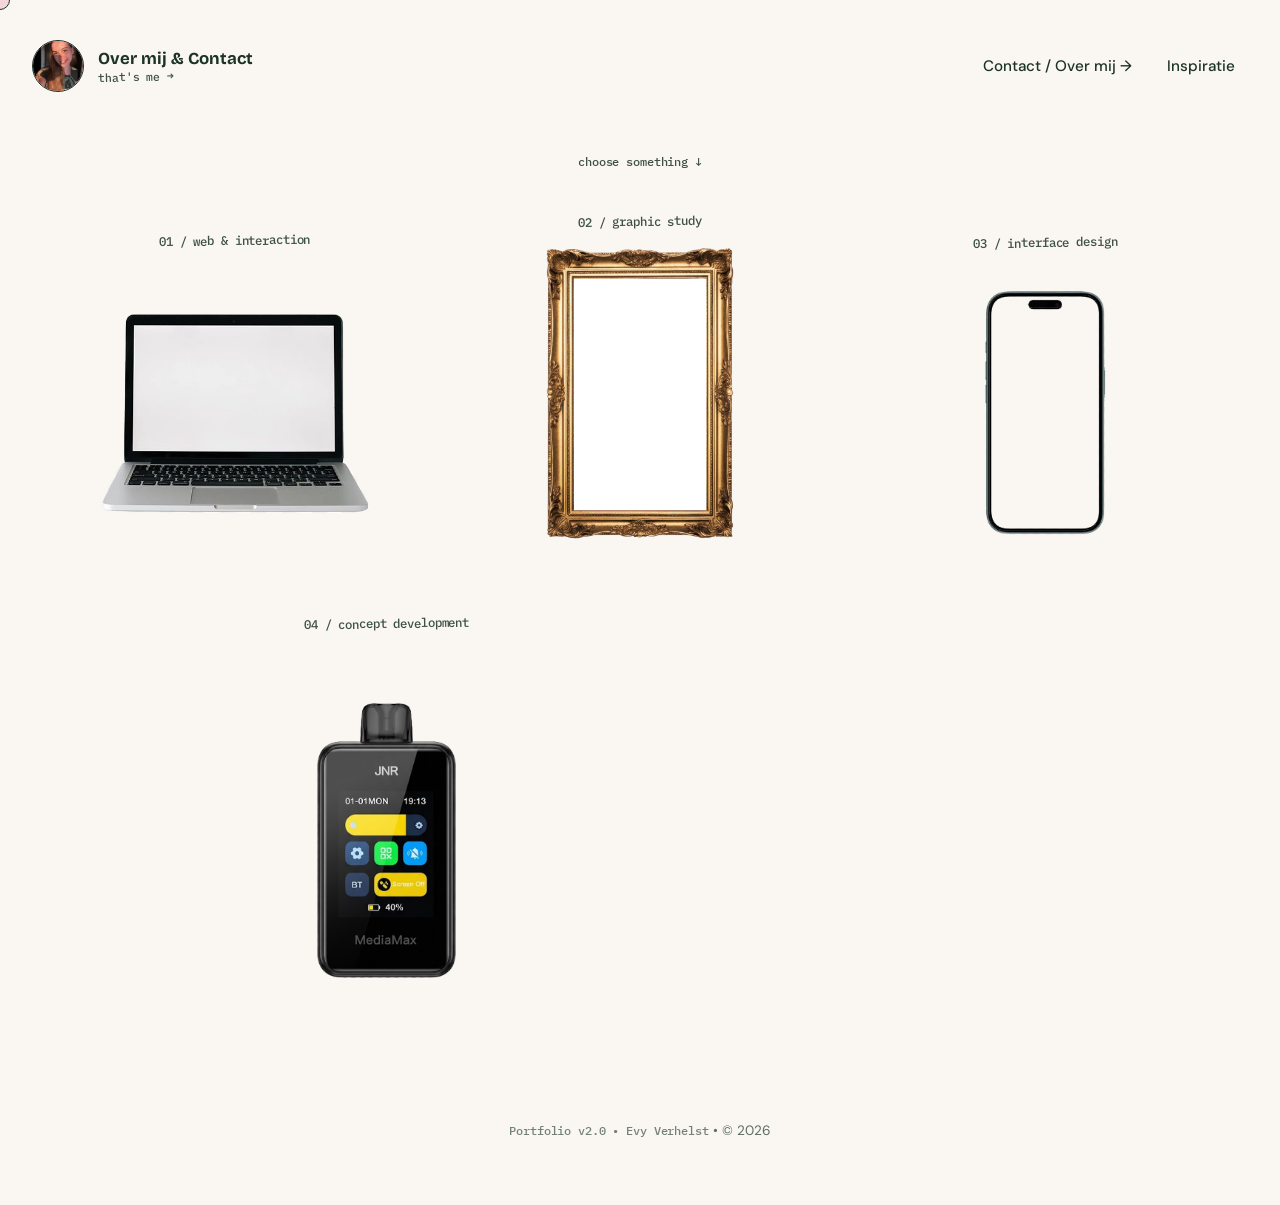
<file: index.html>
<!DOCTYPE html>
<html lang="nl">
<head>
  <meta charset="UTF-8">
  <meta name="viewport" content="width=device-width, initial-scale=1.0">
  <title>Portfolio | Creatief Ontwerper</title>
  <!-- Google Fonts: Bricolage Grotesque, DM Sans & IBM Plex Mono -->
  <link rel="preconnect" href="https://fonts.googleapis.com">
  <link rel="preconnect" href="https://fonts.gstatic.com" crossorigin>
  <link href="https://fonts.googleapis.com/css2?family=Bricolage+Grotesque:opsz,wght@12..96,500;12..96,700;12..96,800&family=DM+Sans:ital,opsz,wght@0,9..40,400..700;1,9..40,400..700&family=IBM+Plex+Mono:ital,wght@0,400;0,500;0,600;1,400&display=swap" rel="stylesheet">
  <!-- Koppeling met portfolio.css -->
  <link rel="stylesheet" href="portfolio.css">
  <!-- Koppeling met portfolio.js -->
  <script src="portfolio.js" defer></script>
</head>
<body>

  <!-- CUSTOM CURSOR ELEMENT -->
  <div class="custom-cursor" id="customCursor"></div>

  <!-- CONTAINER EN VERSIERDE ACHTERGROND -->
  <div class="page-wrapper">

    <!-- HEADER: PROFIELICOON LINKSBOVEN EN EENVOUDIGE TEKSTNAVIGATIE RECHTSBOVEN -->
    <header class="main-header">
      
      <!-- Profiel Illustratie met schets-annotatie -->
      <a href="about.html" class="profile-link hover-image-container interactive" title="Over Mij / Contact">
        <div class="profile-image-box">
          <img src="images/about-portrait-hover.png" alt="Mijn Profiel - Schets" class="img-default">
          <img src="images/about-portrait-hover.png" alt="Mijn Profiel - Kleur Versie" class="img-hover">

        </div>
        <div class="profile-text-group">
          <span class="profile-text">Over mij &amp; Contact</span>
          <span class="annotation profile-note">that's me &rarr;</span>
        </div>
      </a>

      <!-- Hoofdnavigatie rechtsboven -->
      <nav class="top-nav">
        <ul>
          <li>
            <a href="about.html" class="nav-text-link link-type-arrow interactive">Contact / Over mij <span class="arrow-icon">&rarr;</span></a>
          </li>
          <li>
            <a href="#" class="nav-text-link link-type-dot interactive">Inspiratie <span class="dot-accent"></span></a>
          </li>
        </ul>
      </nav>
    </header>

    <!-- ÉÉN DOORLOPEND CREATIEF CANVAS VOOR ALLE PROJECTEN -->
    <main class="floating-canvas">

      <!-- GECENTREERDE ANNOTATIE BOVENIN -->
      <div class="canvas-top-note">
        <span class="annotation">choose something &darr;</span>
      </div>

      <!-- OBJECT 1: LAPTOP / COMPUTER -> WEBSITES -->
      <div class="object-wrapper wrapper-laptop">
        <span class="annotation label-object">01 / web &amp; interaction</span>
        
        <a href="websites.html" class="floating-object object-laptop hover-image-container interactive" title="Website Projecten">
          <div class="object-image-stack">
            <img src="images/laptop-off.png" alt="Laptop uit" class="img-default">
            <img src="images/laptop-on.png" alt="Laptop aan" class="img-hover">
          </div>
        </a>
      </div>

      <!-- OBJECT 2: SCHILDERIJ / CANVAS -> POSTER -->
      <div class="object-wrapper wrapper-canvas">
        <span class="annotation label-object">02 / graphic study</span>
        
        <a href="poster.html" class="floating-object object-canvas hover-image-container interactive" title="Poster &amp; Grafisch Ontwerp">
          <div class="object-image-stack">
            <img src="images/canvas-empty.png" alt="Leeg canvas" class="img-default">
            <img src="images/canvas-painted.png" alt="Beschilderd canvas" class="img-hover">
          </div>
        </a>
      </div>

      <!-- OBJECT 3: PHONE -> APP / INTERFACE DESIGN -->
      <div class="object-wrapper wrapper-phone">
        <span class="annotation label-object">03 / interface design</span>
        
        <a href="app.html" class="floating-object object-phone hover-image-container interactive" title="App &amp; Interface Design">
          <div class="object-image-stack">
            <img src="images/phone-off.png" alt="Telefoon uit" class="img-default">
            <img src="images/phone-on.png" alt="Telefoon aan" class="img-hover">
          </div>
        </a>
      </div>

      <!-- OBJECT 4: VAPE -> MUZUS CONCEPT DEVELOPMENT (GROOT & ASYMMETRISCH GEPLAATST) -->
      <div class="object-wrapper wrapper-vape">
        <span class="annotation label-object">04 / concept development</span>
        
        <a href="muzus.html" class="floating-object object-vape hover-image-container interactive" title="Muzus &ndash; Is het &eacute;cht zo stoer?">
          <div class="object-image-stack vape-image-stack">
            <img src="images/vape-off.png" alt="Vape - Is het écht zo stoer?" class="img-default">
            <img src="images/vape-on.png" alt="Vape - Concept oplichtend" class="img-hover">
          </div>
        </a>
      </div>

    </main>

    <!-- SUBTIELE FOOTER MET ANNOTATIE -->
    <footer class="homepage-footer">
      <p><span class="annotation">Portfolio v2.0 &bull; Evy Verhelst</span> &bull; &copy; 2026</p>
    </footer>

  </div>

</body>
</html>
</file>
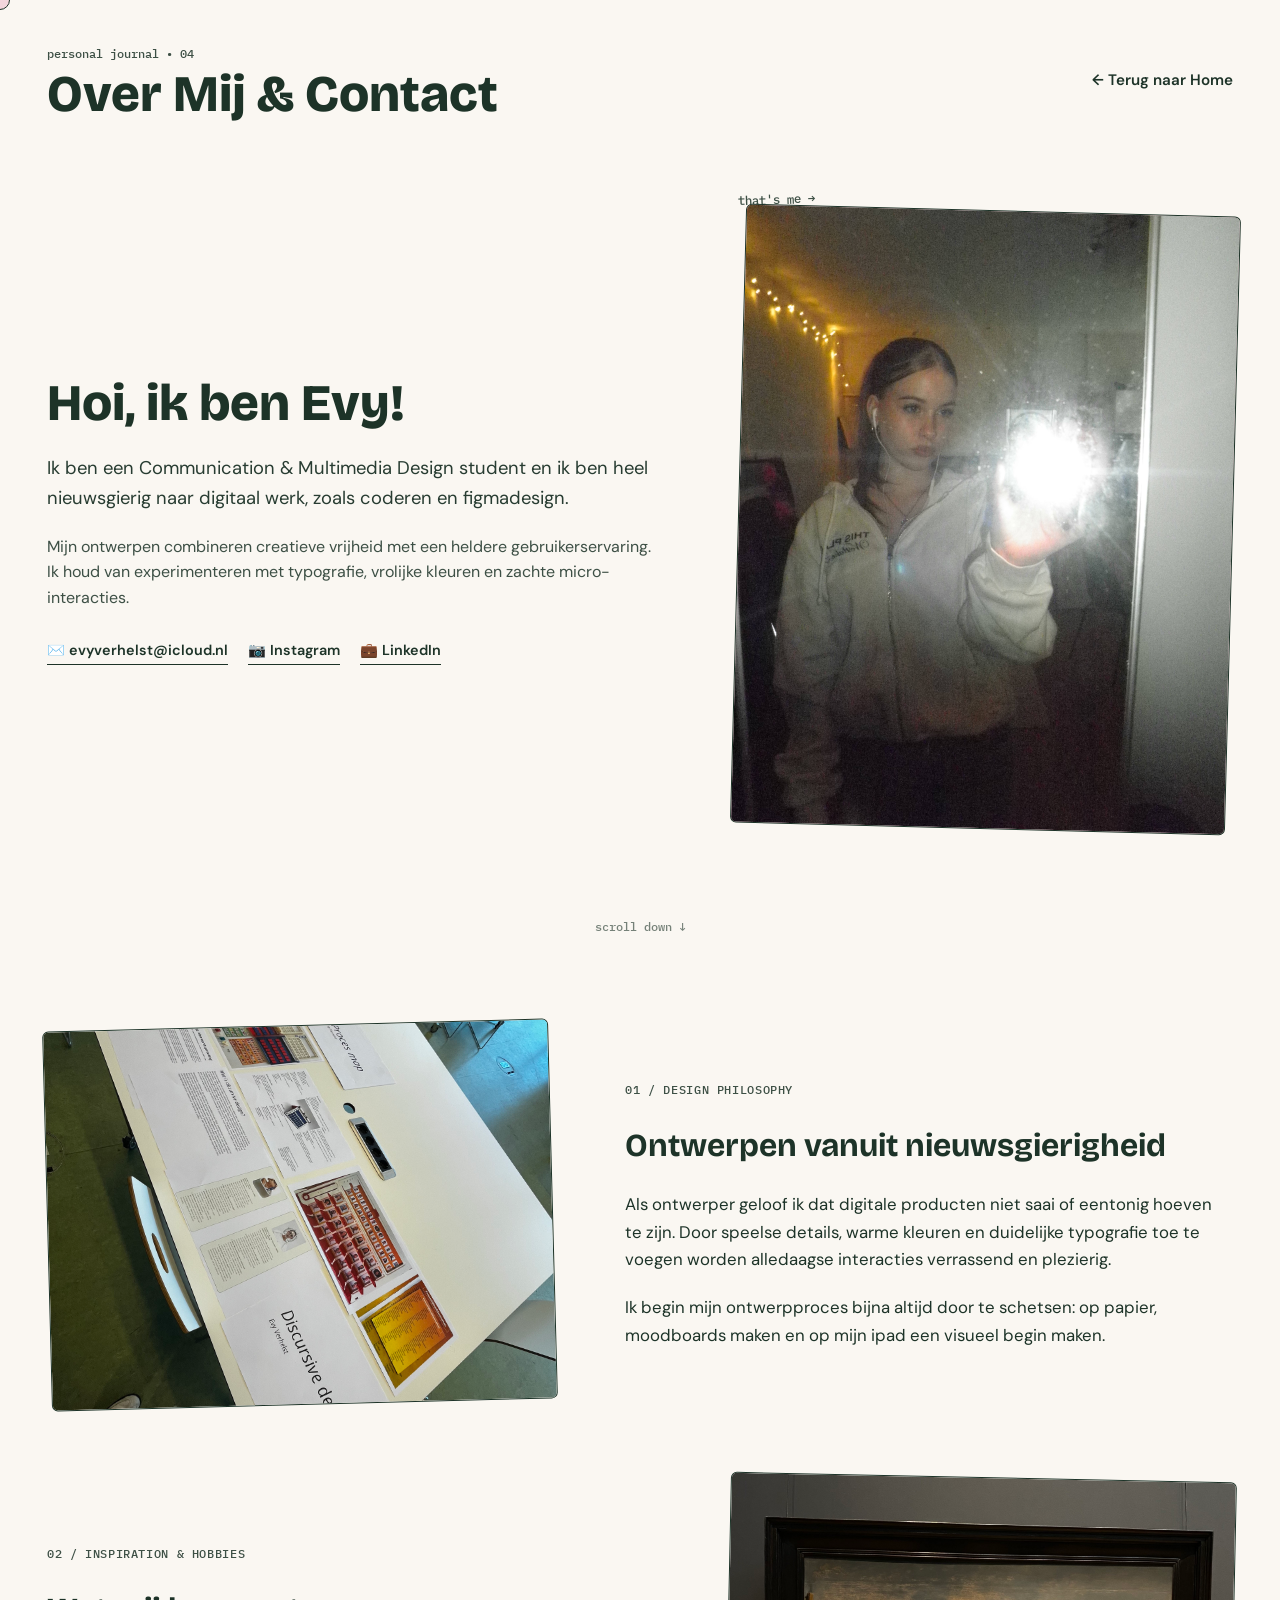
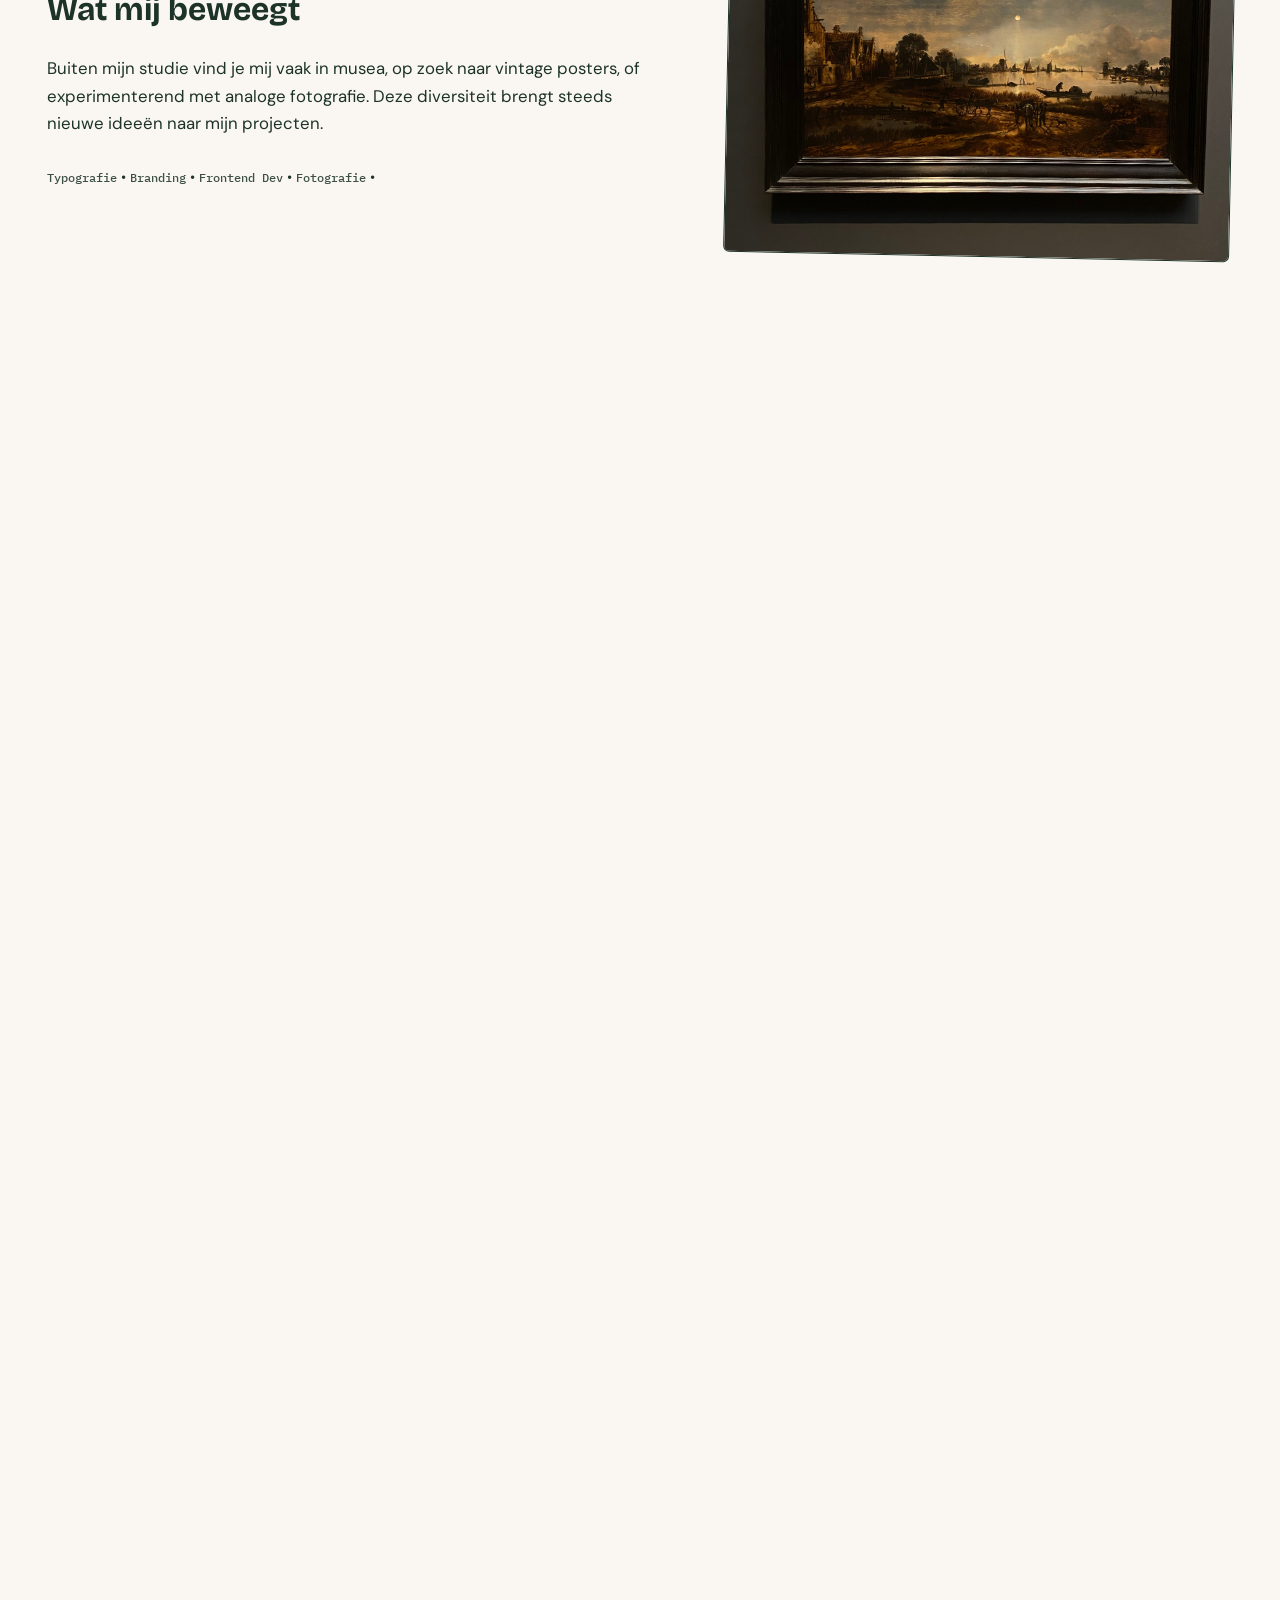
<file: about.html>
<!DOCTYPE html>
<html lang="nl">
<head>
  <meta charset="UTF-8">
  <meta name="viewport" content="width=device-width, initial-scale=1.0">
  <title>Over Mij &amp; Contact | Portfolio</title>
  <!-- Google Fonts: Bricolage Grotesque, DM Sans & IBM Plex Mono -->
  <link rel="preconnect" href="https://fonts.googleapis.com">
  <link rel="preconnect" href="https://fonts.gstatic.com" crossorigin>
  <link href="https://fonts.googleapis.com/css2?family=Bricolage+Grotesque:opsz,wght@12..96,500;12..96,700;12..96,800&family=DM+Sans:ital,opsz,wght@0,9..40,400..700;1,9..40,400..700&family=IBM+Plex+Mono:ital,wght@0,400;0,500;0,600;1,400&display=swap" rel="stylesheet">
  <!-- Koppeling met about.css -->
  <link rel="stylesheet" href="about.css">
  <!-- Koppeling met about.js -->
  <script src="about.js" defer></script>
</head>
<body>

  <!-- CUSTOM CURSOR -->
  <div class="custom-cursor" id="customCursor"></div>

  <div class="page-wrapper">

    <!-- HEADER MET TITEL EN TERUGKNOP -->
    <header class="subpage-header">
      <div class="header-titles">
        <span class="annotation">personal journal &bull; 04</span>
        <h1 class="subpage-title">Over Mij &amp; Contact</h1>
      </div>

      <!-- Terugknop naar Home -->
      <a href="index.html" class="back-text-btn interactive" title="Terug naar startpagina">
        &larr; Terug naar Home
      </a>
    </header>

    <!-- SECTION 1: SPLIT-SCREEN TOP -->
    <section class="editorial-hero-split scroll-fade-section" id="heroSection">
      
      <!-- LINKS: GROTE INTRODUCTIE TEKST -->
      <div class="split-intro-col">
        <h2 class="intro-headline">Hoi, ik ben Evy!</h2>
        <p class="intro-lead">
          Ik ben een Communication &amp; Multimedia Design student en ik ben heel nieuwsgierig naar digitaal werk, zoals coderen en figmadesign. 
        </p>
        <p class="intro-body">
          Mijn ontwerpen combineren creatieve vrijheid met een heldere gebruikerservaring. Ik houd van experimenteren met typografie, vrolijke kleuren en zachte micro-interacties.
        </p>

        <div class="quick-contact-row">
          <a href="mailto:jouw.email@student.nl" class="text-contact-link interactive">
            ✉️ evyverhelst@icloud.nl
          </a>
          <a href="https://www.instagram.com/evy.verhelst/" target="_blank" rel="noopener" class="text-contact-link interactive">
            📷 Instagram
          </a>
          <a href="https://linkedin.com" target="_blank" rel="noopener" class="text-contact-link interactive">
            💼 LinkedIn
          </a>
        </div>
      </div>

      <!-- RECHTS: PORTRET AFBEELDING MET ANNOTATIE EN SLIGHT ROTATION -->
      <div class="split-portrait-col">
        <div class="portrait-wrapper">
          <span class="annotation note-portrait">that's me &rarr;</span>
          <div class="portrait-media-frame frame-rotate-portrait">
            <img src="images/about-portrait.jpg" alt="Foto van mijzelf" class="portrait-img photo-default">
            <img src="images/about-portrait-hover.png" alt="Foto van mijzelf (hover)" class="portrait-img photo-hover">
            <div class="image-placeholder">

            </div>
          </div>
        </div>
      </div>

    </section>

    <!-- SUBTIELE SCROLL INDICATOR -->
    <div class="scroll-indicator">
      <span class="annotation">scroll down &darr;</span>
    </div>

    <!-- SECTION 2: GROOTE AFBEELDING LINKS, TEKST RECHTS -->
    <section class="editorial-story-row scroll-animate" id="storyRow1">
      
      <div class="story-media-col">
        <div class="story-media-frame frame-rotate-neg">
          <img src="images/about-workspace.jpg" alt="Werkplek &amp; Inspiratie" class="story-img photo-default">
          <img src="images/about-workspace-hover.jpg" alt="Werkplek &amp; Inspiratie (hover)" class="story-img photo-hover">
          <div class="image-placeholder ph-small">Werkplek &amp; Inspiratie (images/about-workspace.png)</div>
        </div>
      </div>

      <div class="story-content-col">
        <span class="annotation section-num">01 / design philosophy</span>
        <h2 class="story-title">Ontwerpen vanuit nieuwsgierigheid</h2>
        <p>
          Als ontwerper geloof ik dat digitale producten niet saai of eentonig hoeven te zijn. Door speelse details, warme kleuren en duidelijke typografie toe te voegen worden alledaagse interacties verrassend en plezierig.
        </p>
        <p>
          Ik begin mijn ontwerpproces bijna altijd door te schetsen: op papier, moodboards maken en op mijn ipad een visueel begin maken.
        </p>
      </div>

    </section>

    <!-- SECTION 3: TEKST LINKS, BEELD RECHTS -->
    <section class="editorial-story-row row-reversed scroll-animate" id="storyRow2">
      
      <div class="story-content-col">
        <span class="annotation section-num">02 / inspiration &amp; hobbies</span>
        <h2 class="story-title">Wat mij beweegt</h2>
        <p>
          Buiten mijn studie vind je mij vaak in musea, op zoek naar vintage posters, of experimenterend met analoge fotografie. Deze diversiteit brengt steeds nieuwe ideeën naar mijn projecten.
        </p>
        <div class="subtle-skills-list">
          <span class="annotation">Typografie</span> &bull;
          <span class="annotation">Branding</span> &bull;
          <span class="annotation">Frontend Dev</span> &bull;
          <span class="annotation">Fotografie</span> &bull;
        </div>
      </div>

      <div class="story-media-col">
        <div class="story-media-frame frame-rotate-pos">
          <img src="images/about-inspiration.jpg" alt="Inspiratie &amp; Schetsen" class="story-img photo-default">
          <img src="images/about-inspiration-hover.jpg" alt="Inspiratie &amp; Schetsen (hover)" class="story-img photo-hover">
          
        </div>
      </div>

    </section>

    <!-- UITBREIDING SECTION 4: 2 FOTO'S NAAS ELKAAR (EEN GROTER DAN DE ANDERE) + KORT TEKSTBLOK -->
    <section class="editorial-gallery-row scroll-animate" id="galleryRow1">
      <div class="two-photos-wrapper">
        <div class="photo-box photo-larger frame-rotate-neg">
          <img src="images/about-photo1.jpg" alt="Persoonlijke foto 1" class="gallery-img photo-default">
          <img src="images/about-photo1-hover.jpg" alt="Persoonlijke foto 1 (hover)" class="gallery-img photo-hover">
          
        </div>
        <div class="photo-box photo-smaller frame-rotate-pos">
          <img src="images/about-photo2.jpg" alt="Persoonlijke foto 2" class="gallery-img photo-default">
          <img src="images/about-photo2-hover.jpg" alt="Persoonlijke foto 2 (hover)" class="gallery-img photo-hover">
          
        </div>
      </div>
      <div class="gallery-text-block">
        <span class="annotation">things i like &rarr;</span>
        <h3 class="gallery-heading">Analoge details &amp; Alledaagse momenten</h3>
        <p>
          Mijn werk wordt sterk beïnvloed door wat ik om me heen zie. Kleine dingen zoals texturen op straat, oude boekkaften en kleurcombinaties in de natuur vormen de basis voor mijn digitale kleurpaletten.
        </p>
      </div>
    </section>

    <!-- UITBREIDING SECTION 5: EEN BREDE FOTO MET ANNOTATIE -->
    <section class="editorial-wide-photo-section scroll-animate" id="widePhotoSection">
      <div class="wide-photo-wrapper">
        <div class="wide-photo-frame">
          <img src="images/about-wide.jpg" alt="Brede sfeerfoto" class="wide-img photo-default">
          <img src="images/about-wide-hover.jpg" alt="Brede sfeerfoto (hover)" class="wide-img photo-hover">
          
        </div>
        
      </div>
    </section>

    <!-- UITBREIDING SECTION 6: 3 KLEINERE FOTO'S VAN VERSCHILLENDE FORMATEN + PARAGRAAF -->
    <section class="editorial-trio-section scroll-animate" id="trioSection">
      <div class="trio-intro">
        <span class="annotation">little pieces of me &darr;</span>
        <h3 class="trio-heading">Kleine stukjes proces</h3>
      </div>
      
      <div class="trio-photos-grid">
        <div class="trio-item trio-1 frame-rotate-neg">
          <img src="images/about-thumb1.jpg" alt="Detail 1" class="trio-img photo-default">
          <img src="images/about-thumb1-hover.jpg" alt="Detail 1 (hover)" class="trio-img photo-hover">

        </div>
        <div class="trio-item trio-2">
          <img src="images/about-thumb2.jpg" alt="Detail 2" class="trio-img photo-default">
          <img src="images/about-thumb2-hover.jpg" alt="Detail 2 (hover)" class="trio-img photo-hover">

        </div>
        <div class="trio-item trio-3 frame-rotate-pos">
          <img src="images/about-thumb3.jpg" alt="Detail 3" class="trio-img photo-default">
          <img src="images/about-thumb3-hover.jpg" alt="Detail 3 (hover)" class="trio-img photo-hover">

        </div>
      </div>

      <div class="trio-text-paragraph">
        <p>
          Elk project is voor mij een kans om iets nieuws te leren. Of het nu gaat om het uitpluizen van een ingewikkelde CSS-grid layout of het verfijnen van de exacte ronding van een icoon: het zit in de kleine details.
        </p>
      </div>
    </section>

    <!-- SECTION 7: MANIFESTO QUOTE -->
    <section class="editorial-quote-section scroll-animate" id="quoteSection">
      <blockquote class="manifesto-quote">
        &ldquo;Ik ontwerp het liefst buiten de lijntjes.&rdquo;
      </blockquote>
    </section>

    <!-- SECTION 8: CONTACT ONDERAAN -->
    <section class="contact-editorial-section scroll-animate" id="contactSection">
      <div class="contact-wrapper">
        <span class="annotation">get in touch &darr;</span>
        <h2 class="contact-title">Laten we samenwerken!</h2>
        <p class="contact-lead">
          Heb je een vraag over mijn projecten, wil je brainstormen of gewoon hallo zeggen? Mijn mailbox staat altijd open.
        </p>
        
        <div class="contact-links-group">
          <a href="mailto:Evyverhelst@icloud.com" class="primary-email-btn interactive">
            Stuur een e-mail &rarr;
          </a>
          <a href="index.html" class="secondary-home-btn interactive">
            Terug naar startpagina
          </a>
        </div>
      </div>
    </section>

  </div>

</body>
</html>
</file>
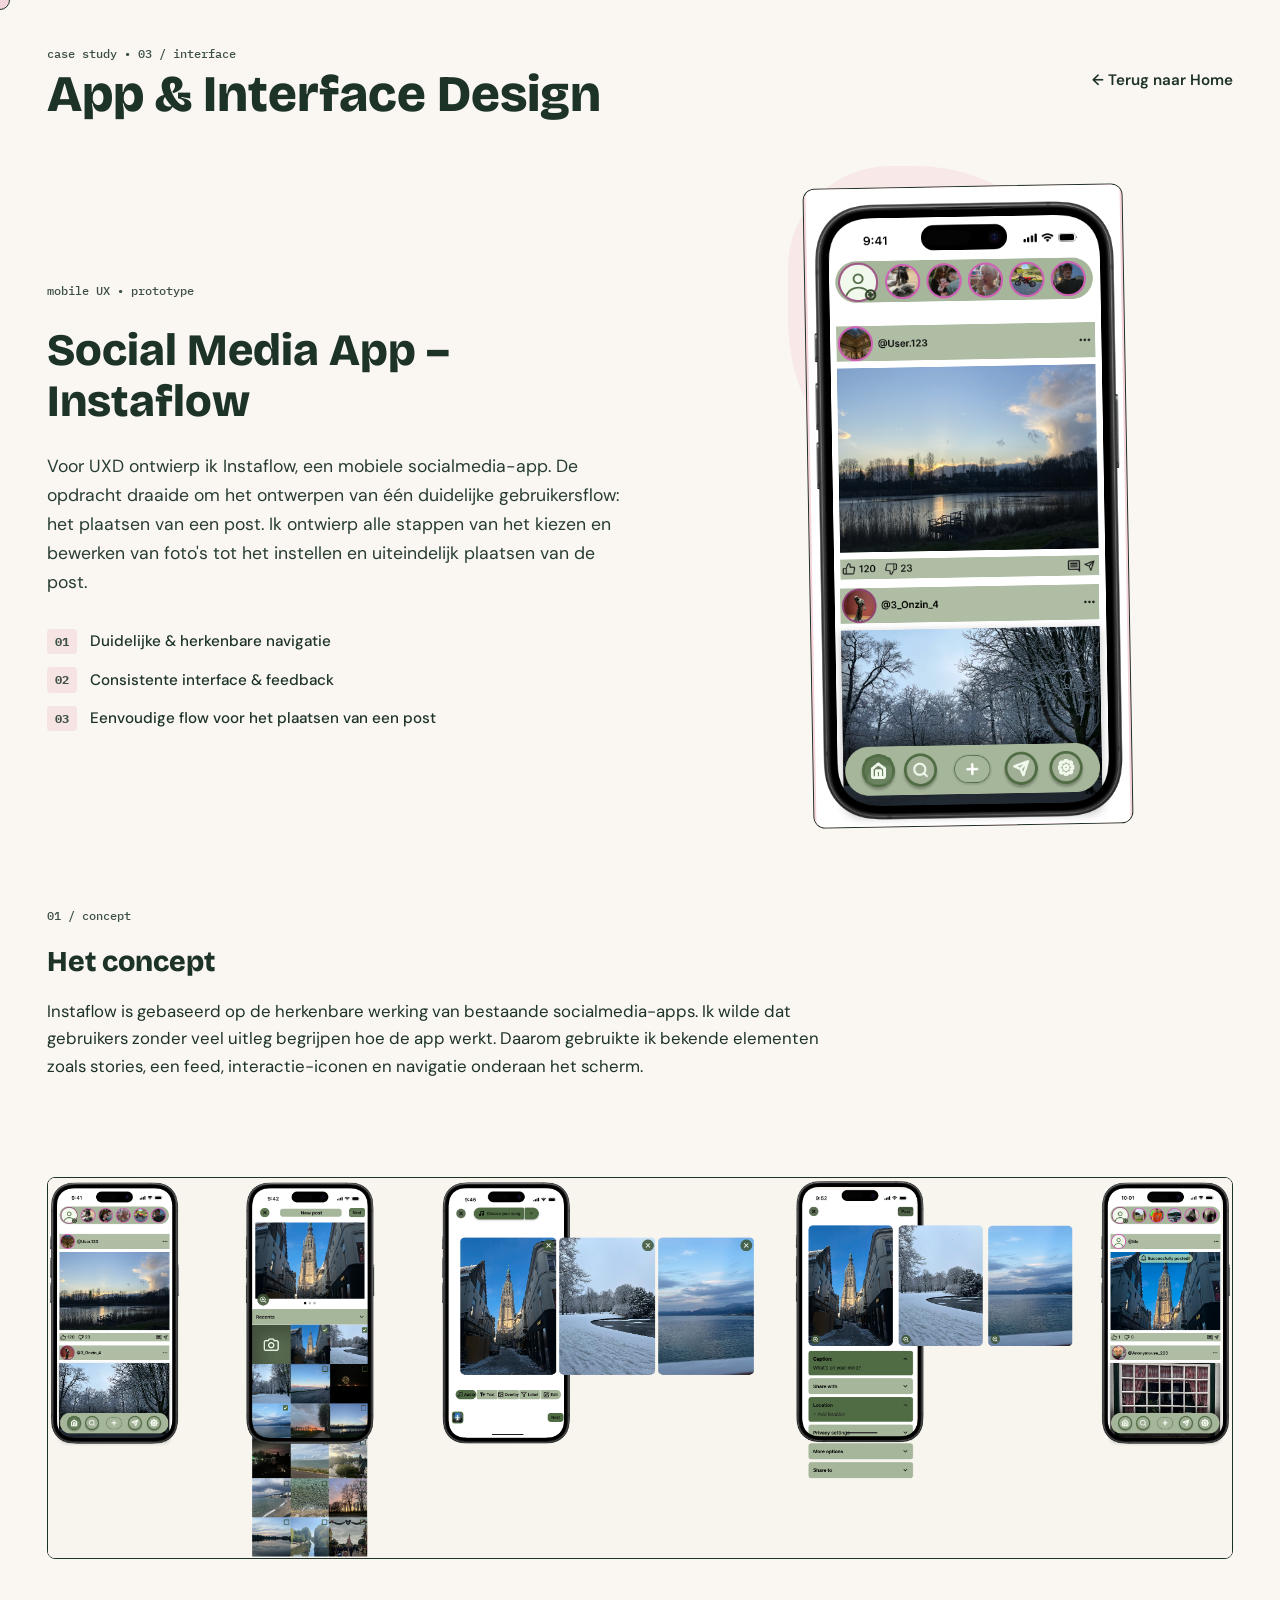
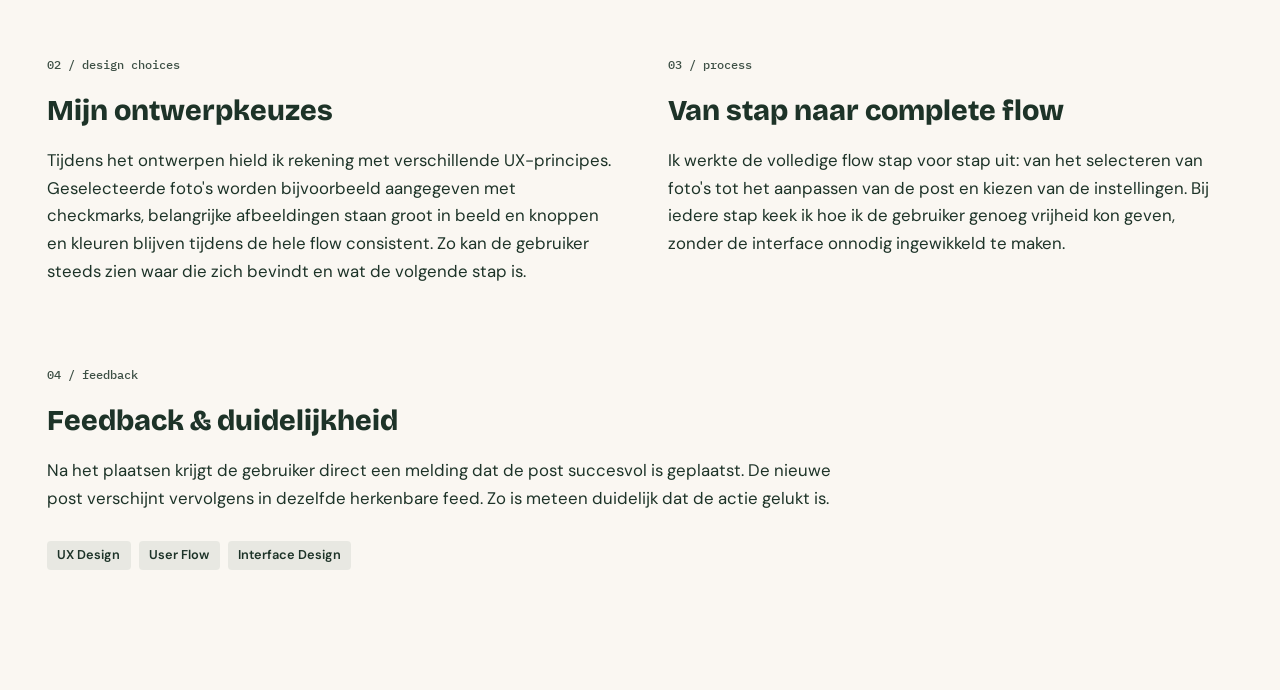
<file: app.html>
<!DOCTYPE html>
<html lang="nl">
<head>
  <meta charset="UTF-8">
  <meta name="viewport" content="width=device-width, initial-scale=1.0">
  <title>App &amp; Interface Design | Portfolio</title>
  <!-- Google Fonts: Bricolage Grotesque, DM Sans & IBM Plex Mono -->
  <link rel="preconnect" href="https://fonts.googleapis.com">
  <link rel="preconnect" href="https://fonts.gstatic.com" crossorigin>
  <link href="https://fonts.googleapis.com/css2?family=Bricolage+Grotesque:opsz,wght@12..96,500;12..96,700;12..96,800&family=DM+Sans:ital,opsz,wght@0,9..40,400..700;1,9..40,400..700&family=IBM+Plex+Mono:ital,wght@0,400;0,500;0,600;1,400&display=swap" rel="stylesheet">
  <!-- Koppeling met app.css -->
  <link rel="stylesheet" href="app.css">
  <!-- Koppeling met app.js -->
  <script src="app.js" defer></script>
</head>
<body>

  <!-- CUSTOM CURSOR -->
  <div class="custom-cursor" id="customCursor"></div>

  <div class="page-wrapper">

    <!-- HEADER MET TITEL EN TERUGKNOP -->
    <header class="subpage-header">
      <div class="header-titles">
        <span class="annotation">case study &bull; 03 / interface</span>
        <h1 class="subpage-title">App &amp; Interface Design</h1>
      </div>

      <!-- Terugknop naar Home -->
      <a href="index.html" class="back-text-btn interactive" title="Terug naar startpagina">
        &larr; Terug naar Home
      </a>
    </header>

    <!-- EDITORIAL CASE STUDY MAIN SPREAD -->
    <main class="editorial-app-spread">

      <!-- BOVENSTE SECTIE: INTRO LINKS, MOBIELE MOCKUP RECHTS -->
      <section class="app-hero-spread">
        
        <!-- LINKS: INTRODUCTIE TEKST DIREKCT OP CANVAS -->
        <div class="app-intro-col">
          <span class="annotation">mobile UX &bull; prototype</span>
          <h2 class="editorial-title">Social Media App – Instaflow</h2>
          
          <p class="editorial-lead">
            Voor UXD ontwierp ik Instaflow, een mobiele socialmedia-app. De opdracht draaide om het ontwerpen van één duidelijke gebruikersflow: het plaatsen van een post. Ik ontwierp alle stappen van het kiezen en bewerken van foto's tot het instellen en uiteindelijk plaatsen van de post.
          </p>

          <div class="editorial-highlights-list">
            <div class="hl-row">
              <span class="annotation hl-num">01</span>
              <span>Duidelijke &amp; herkenbare navigatie</span>
            </div>
            <div class="hl-row">
              <span class="annotation hl-num">02</span>
              <span>Consistente interface &amp; feedback</span>
            </div>
            <div class="hl-row">
              <span class="annotation hl-num">03</span>
              <span>Eenvoudige flow voor het plaatsen van een post</span>
            </div>
          </div>
        </div>

        <!-- RECHTS: TELEFOON MOCKUP MET ZACHT ORGANISCH ROZE VLAK ONDER -->
        <div class="app-mockup-col">
          <div class="mockup-blob-wrapper">
            <!-- Zacht organisch roze vlak op de achtergrond -->
            <div class="organic-blob-pink"></div>

            <div class="phone-hero-frame frame-rotate-subtle">
              <img src="images/app-frame1.png" alt="Instaflow App Interface Screenshot" class="phone-img">
              <div class="image-placeholder">
                <span class="ph-label">Mobiel App Scherm</span>
                <span class="ph-hint">images/phone-on.png</span>
              </div>
            </div>
          </div>
        </div>

      </section>

      <!-- HET CONCEPT SECTIE -->
      <section class="app-section concept-section">
        <div class="section-text-block">
          <span class="annotation">01 / concept</span>
          <h2 class="section-heading">Het concept</h2>
          <p>
            Instaflow is gebaseerd op de herkenbare werking van bestaande socialmedia-apps. Ik wilde dat gebruikers zonder veel uitleg begrijpen hoe de app werkt. Daarom gebruikte ik bekende elementen zoals stories, een feed, interactie-iconen en navigatie onderaan het scherm.
          </p>
        </div>
      </section>

      <!-- GROOTE APP SHOWCASE AFBEELDING (VERVANGT DE 3 LOSSE FRAMES) -->
      <section class="app-showcase-section">
        <div class="app-showcase">
          <img src="images/app-showcase.png" alt="Overzicht van Instaflow app">
          <div class="image-placeholder">
            <span class="ph-label">Grote App Showcase Afbeelding</span>
            <span class="ph-hint">images/app-showcase.png</span>
          </div>
        </div>
      </section>

      <!-- MIJN ONTWERPKEUZES & VAN SCHETS NAAR INTERFACE -->
      <section class="app-section choices-section">
        <div class="grid-two-col">
          
          <div class="col-block">
            <span class="annotation">02 / design choices</span>
            <h2 class="section-heading">Mijn ontwerpkeuzes</h2>
            <p>
              Tijdens het ontwerpen hield ik rekening met verschillende UX-principes. Geselecteerde foto's worden bijvoorbeeld aangegeven met checkmarks, belangrijke afbeeldingen staan groot in beeld en knoppen en kleuren blijven tijdens de hele flow consistent. Zo kan de gebruiker steeds zien waar die zich bevindt en wat de volgende stap is.
            </p>
          </div>

          <div class="col-block">
            <span class="annotation">03 / process</span>
            <h2 class="section-heading">Van stap naar complete flow</h2>
            <p>
              Ik werkte de volledige flow stap voor stap uit: van het selecteren van foto's tot het aanpassen van de post en kiezen van de instellingen. Bij iedere stap keek ik hoe ik de gebruiker genoeg vrijheid kon geven, zonder de interface onnodig ingewikkeld te maken.
            </p>
          </div>

        </div>
      </section>

      <!-- INTERACTIE & FEEDBACK SECTIE -->
      <section class="app-section interaction-section">
        <div class="section-text-block">
          <span class="annotation">04 / feedback</span>
          <h2 class="section-heading">Feedback &amp; duidelijkheid</h2>
          <p>
            Na het plaatsen krijgt de gebruiker direct een melding dat de post succesvol is geplaatst. De nieuwe post verschijnt vervolgens in dezelfde herkenbare feed. Zo is meteen duidelijk dat de actie gelukt is.
          </p>
          <div class="tech-tags-list">
            <span class="tech-tag">UX Design</span>
            <span class="tech-tag">User Flow</span>
            <span class="tech-tag">Interface Design</span>
          </div>
        </div>
      </section>

    </main>

  </div>

</body>
</html>
</file>
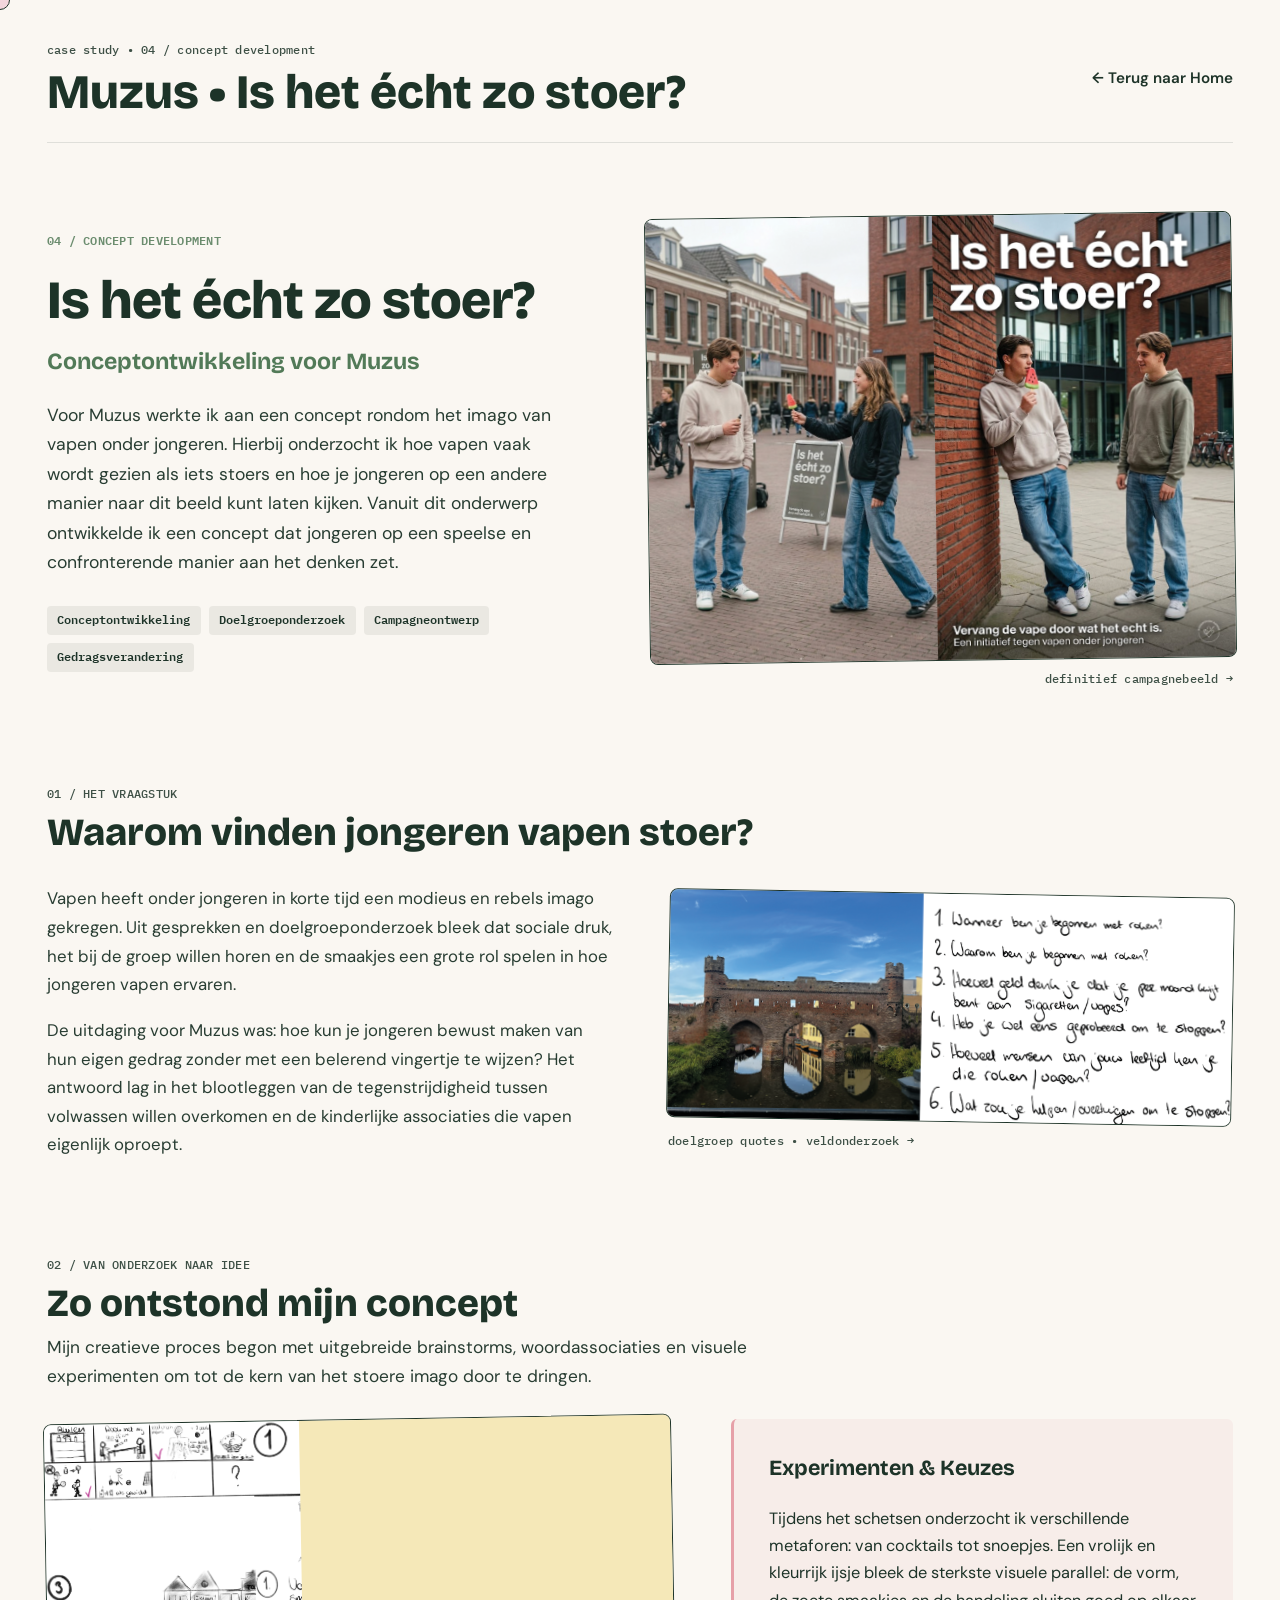
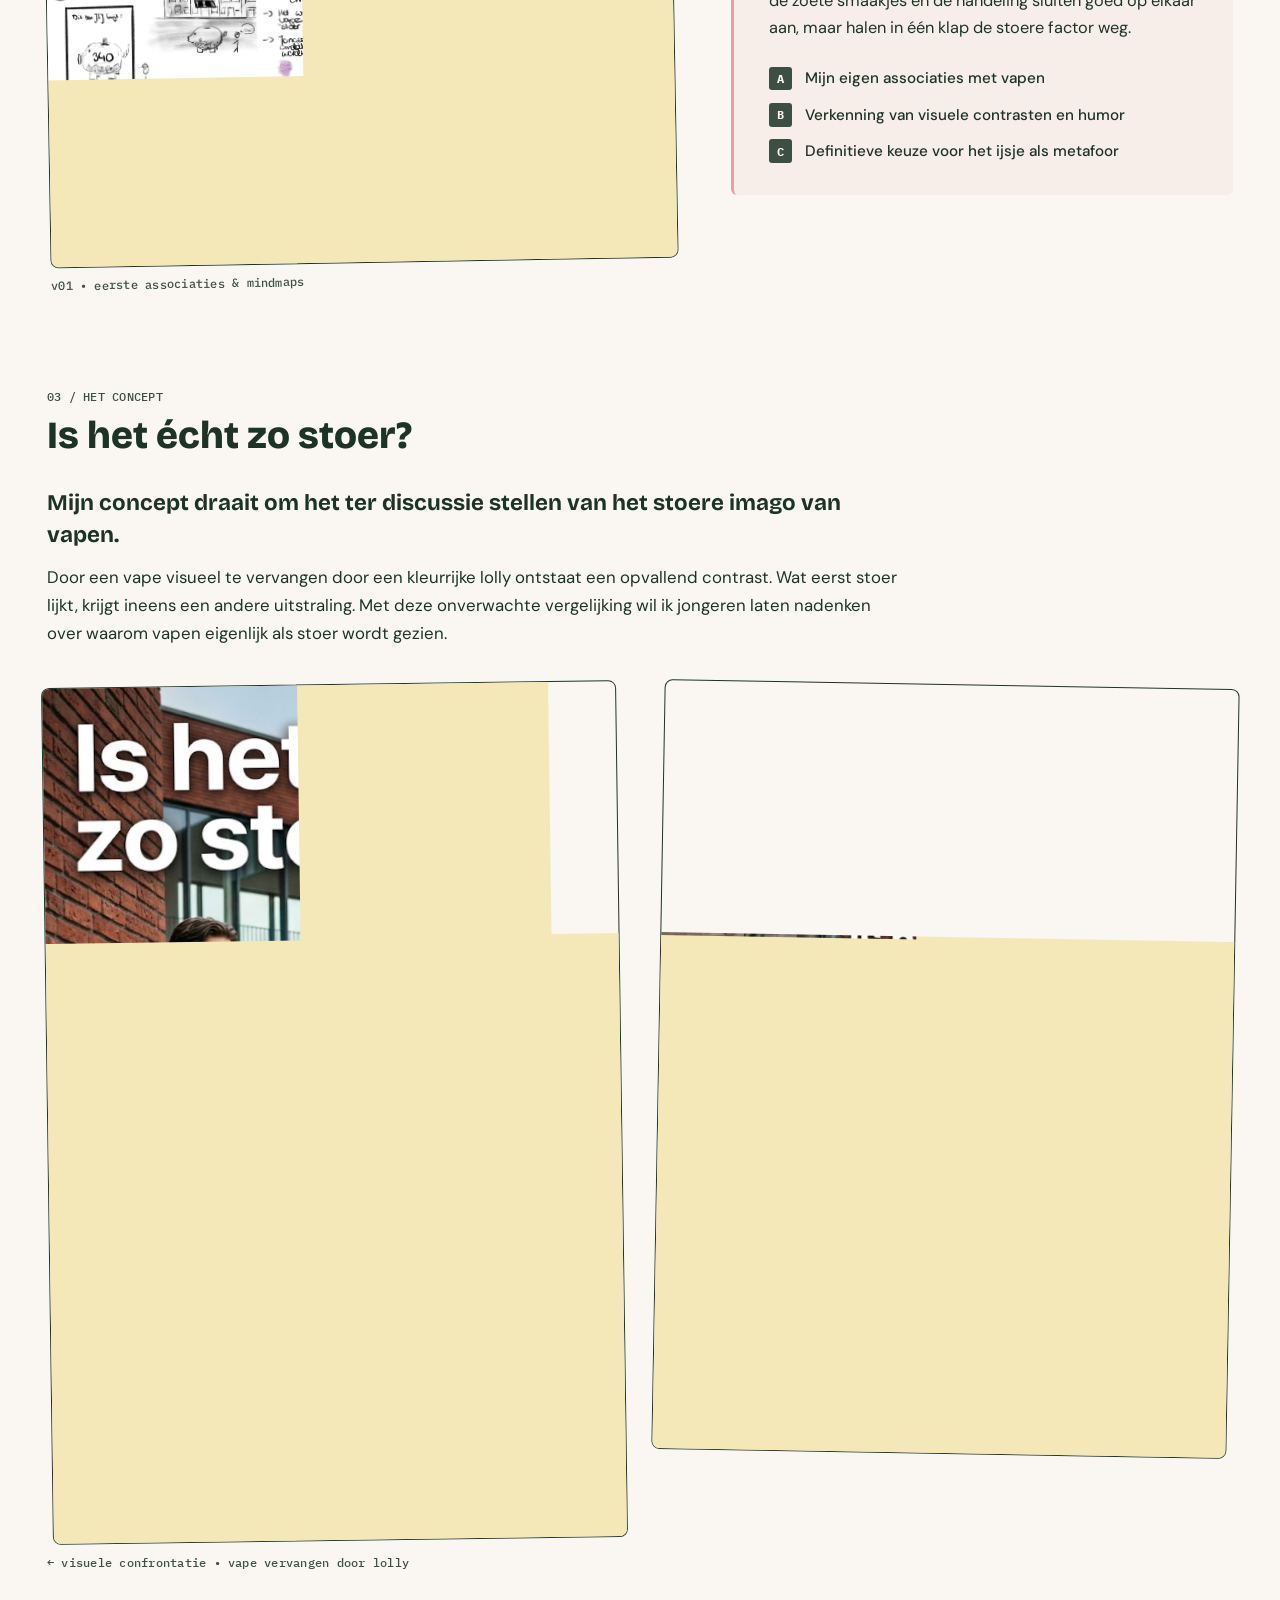
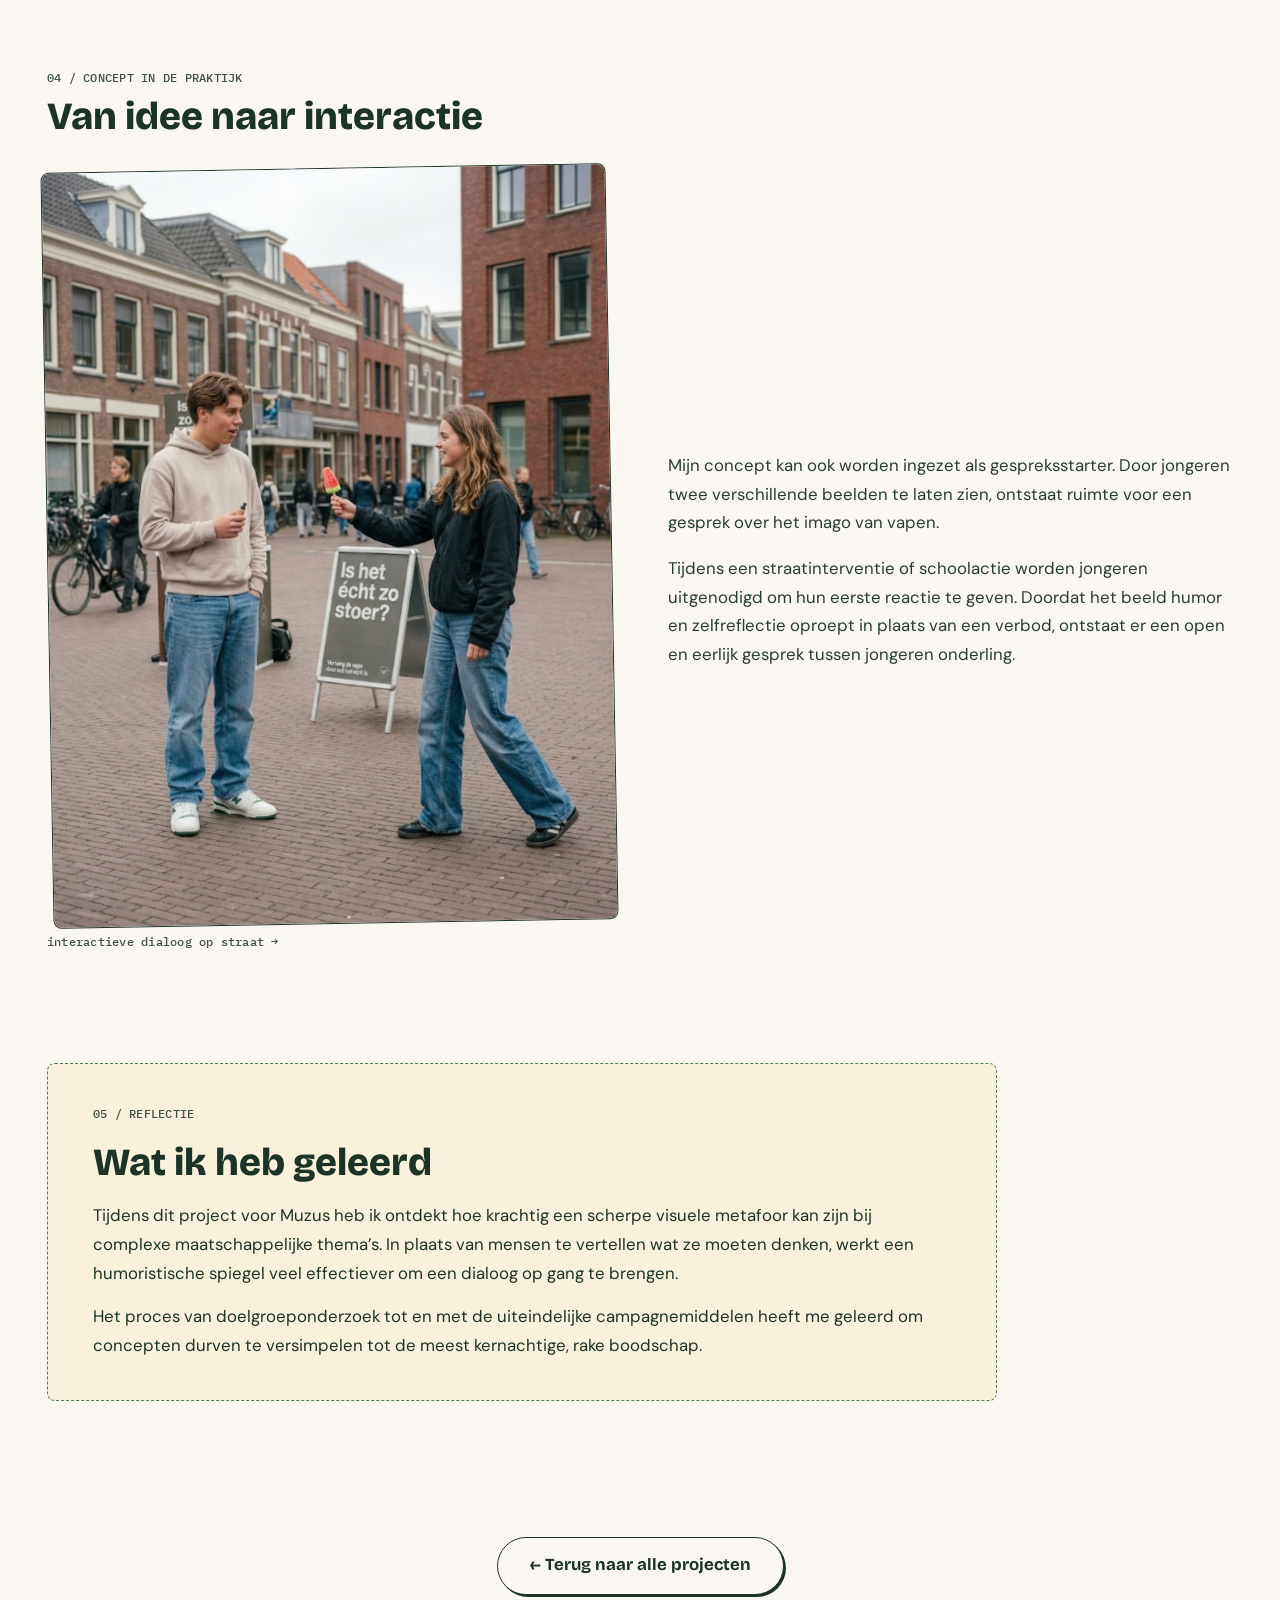
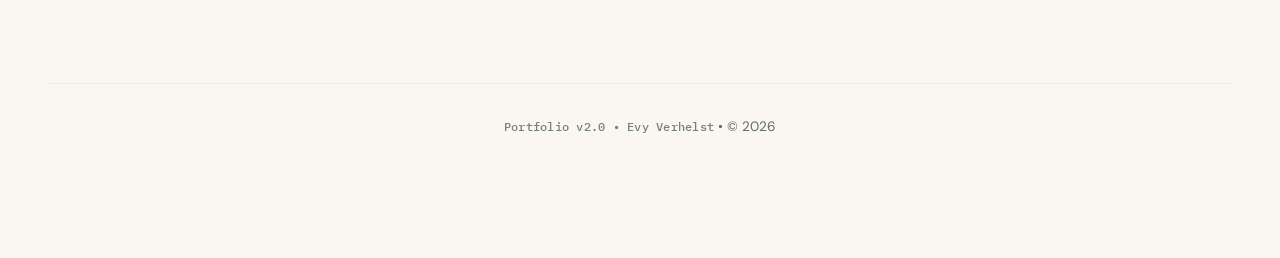
<file: muzus.html>
<!DOCTYPE html>
<html lang="nl">
<head>
  <meta charset="UTF-8">
  <meta name="viewport" content="width=device-width, initial-scale=1.0">
  <title>Muzus &bull; Is het &eacute;cht zo stoer? | Portfolio</title>
  <!-- Google Fonts: Bricolage Grotesque, DM Sans & IBM Plex Mono -->
  <link rel="preconnect" href="https://fonts.googleapis.com">
  <link rel="preconnect" href="https://fonts.gstatic.com" crossorigin>
  <link href="https://fonts.googleapis.com/css2?family=Bricolage+Grotesque:opsz,wght@12..96,500;12..96,700;12..96,800&family=DM+Sans:ital,opsz,wght@0,9..40,400..700;1,9..40,400..700&family=IBM+Plex+Mono:ital,wght@0,400;0,500;0,600;1,400&display=swap" rel="stylesheet">
  <!-- Koppeling met muzus.css -->
  <link rel="stylesheet" href="muzus.css">
  <!-- Koppeling met muzus.js -->
  <script src="muzus.js" defer></script>
</head>
<body>

  <!-- CUSTOM CURSOR -->
  <div class="custom-cursor" id="customCursor"></div>

  <div class="page-wrapper">

    <!-- HEADER MET TITEL EN TERUGKNOP -->
    <header class="subpage-header">
      <div class="header-titles">
        <span class="annotation">case study &bull; 04 / concept development</span>
        <h1 class="subpage-title">Muzus &bull; Is het &eacute;cht zo stoer?</h1>
      </div>

      <!-- Terugknop naar Home -->
      <a href="index.html" class="back-text-btn interactive" title="Terug naar startpagina">
        &larr; Terug naar Home
      </a>
    </header>

    <!-- EDITORIAL CASE STUDY MAIN SPREAD -->
    <main class="editorial-muzus-spread">

      <!-- BOVENSTE SECTIE: INTRO LINKS & GROTE CAMPAGNE HERO RECHTS -->
      <section class="muzus-hero-spread scroll-animate">
        
        <!-- LINKS: INTRODUCTIE TEKST DIRECT OP CANVAS -->
        <div class="muzus-intro-col">
          <span class="annotation section-tag">04 / CONCEPT DEVELOPMENT</span>
          <h2 class="editorial-title">Is het &eacute;cht zo stoer?</h2>
          <h3 class="editorial-subtitle">Conceptontwikkeling voor Muzus</h3>
          
          <p class="editorial-lead">
            Voor Muzus werkte ik aan een concept rondom het imago van vapen onder jongeren. Hierbij onderzocht ik hoe vapen vaak wordt gezien als iets stoers en hoe je jongeren op een andere manier naar dit beeld kunt laten kijken. Vanuit dit onderwerp ontwikkelde ik een concept dat jongeren op een speelse en confronterende manier aan het denken zet.
          </p>

          <div class="concept-meta-tags">
            <span class="meta-tag">Conceptontwikkeling</span>
            <span class="meta-tag">Doelgroeponderzoek</span>
            <span class="meta-tag">Campagneontwerp</span>
            <span class="meta-tag">Gedragsverandering</span>
          </div>
        </div>

        <!-- RECHTS: GROTE HERO CONCEPT VISUALISATIE -->
        <div class="muzus-hero-media-col">
          <div class="hero-media-frame frame-rotate-subtle">
            <img src="images/muzus-hero.png" alt="Muzus Campagneconcept Hero Visualisatie" class="concept-img">
            <div class="image-placeholder">
              <span class="ph-label">Groot Campagnebeeld Concept</span>
              <span class="ph-hint">images/muzus-hero.png</span>
            </div>
          </div>
          <span class="annotation note-corner">definitief campagnebeeld &rarr;</span>
        </div>

      </section>

      <!-- SECTIE 01: HET VRAAGSTUK -->
      <section class="muzus-section research-section scroll-animate" id="vraagstuk">
        <div class="section-header-block">
          <span class="annotation">01 / HET VRAAGSTUK</span>
          <h2 class="section-heading">Waarom vinden jongeren vapen stoer?</h2>
        </div>

        <div class="editorial-grid-two-col">
          <div class="text-block">
            <p>
              Vapen heeft onder jongeren in korte tijd een modieus en rebels imago gekregen. Uit gesprekken en doelgroeponderzoek bleek dat sociale druk, het bij de groep willen horen en de smaakjes een grote rol spelen in hoe jongeren vapen ervaren.
            </p>
            <p>
              De uitdaging voor Muzus was: hoe kun je jongeren bewust maken van hun eigen gedrag zonder met een belerend vingertje te wijzen? Het antwoord lag in het blootleggen van de tegenstrijdigheid tussen volwassen willen overkomen en de kinderlijke associaties die vapen eigenlijk oproept.
            </p>
          </div>

          <div class="media-block">
            <div class="muzus-frame frame-rotate-pos">
              <img src="images/muzus-onderzoek-1.png" alt="Onderzoek en inzichten doelgroep" class="concept-img">
              <div class="image-placeholder ph-small">
                <span class="ph-label">Onderzoeksbeeld &amp; Inzichten</span>
                <span class="ph-hint">images/muzus-onderzoek-1.png</span>
              </div>
            </div>
            <span class="annotation frame-caption">doelgroep quotes &bull; veldonderzoek &rarr;</span>
          </div>
        </div>
      </section>

      <!-- SECTIE 02: VAN ONDERZOEK NAAR IDEE -->
      <section class="muzus-section process-section scroll-animate" id="proces">
        <div class="section-header-block">
          <span class="annotation">02 / VAN ONDERZOEK NAAR IDEE</span>
          <h2 class="section-heading">Zo ontstond mijn concept</h2>
          <p class="section-lead">
            Mijn creatieve proces begon met uitgebreide brainstorms, woordassociaties en visuele experimenten om tot de kern van het stoere imago door te dringen.
          </p>
        </div>

        <!-- SPEELSE ASYMMETRISCHE BEELDCOMPOSITIE -->
        <div class="sketchbook-composition-grid">
          
          <div class="sketch-item item-large frame-rotate-neg">
            <div class="muzus-frame">
              <img src="images/muzus-schetsen.png" alt="Brainstorms en eerste schetsen" class="concept-img">
              <div class="image-placeholder ph-small">
                <span class="ph-label">Brainstorms &amp; Schetsboek</span>
                <span class="ph-hint">images/muzus-schetsen.png</span>
              </div>
            </div>
            <span class="annotation sketch-note">v01 &bull; eerste associaties &amp; mindmaps</span>
          </div>

          <div class="sketch-item item-sidebar">
            <div class="process-editorial-notes">
              <h3 class="notes-subheading">Experimenten &amp; Keuzes</h3>
              <p>
                Tijdens het schetsen onderzocht ik verschillende metaforen: van cocktails tot snoepjes. Een vrolijk en kleurrijk ijsje bleek de sterkste visuele parallel: de vorm, de zoete smaakjes en de handeling sluiten goed op elkaar aan, maar halen in één klap de stoere factor weg.
              </p>
              <div class="process-steps-list">
                <div class="step-line">
                  <span class="annotation step-num">A</span>
                  <span>Mijn eigen associaties met vapen</span>
                </div>
                <div class="step-line">
                  <span class="annotation step-num">B</span>
                  <span>Verkenning van visuele contrasten en humor</span>
                </div>
                <div class="step-line">
                  <span class="annotation step-num">C</span>
                  <span>Definitieve keuze voor het ijsje als metafoor</span>
                </div>
              </div>
            </div>
          </div>

        </div>
      </section>

      <!-- SECTIE 03: HET CONCEPT -->
      <section class="muzus-section concept-detail-section scroll-animate" id="concept">
        <div class="section-header-block">
          <span class="annotation">03 / HET CONCEPT</span>
          <h2 class="section-heading">Is het &eacute;cht zo stoer?</h2>
        </div>

        <div class="concept-highlight-row">
          <div class="concept-text-lead">
            <p>
              Mijn concept draait om het ter discussie stellen van het stoere imago van vapen.
            </p>
            <p>
              Door een vape visueel te vervangen door een kleurrijke lolly ontstaat een opvallend contrast. Wat eerst stoer lijkt, krijgt ineens een andere uitstraling. Met deze onverwachte vergelijking wil ik jongeren laten nadenken over waarom vapen eigenlijk als stoer wordt gezien.
            </p>
          </div>
        </div>

        <!-- GROOTE CONCEPT VISUALISATIES (1 OF 2 AFBEELDINGEN NAAST ELKAAR) -->
        <div class="wide-concept-showcase">
          <div class="concept-duo-grid">
            <div class="concept-visual-frame frame-rotate-subtle">
              <img src="images/muzus-concept-1.jpg" alt="Conceptvisualisatie 1" class="concept-img">
              <div class="image-placeholder">
                <span class="ph-label">Campagnebeeld 01</span>
                <span class="ph-hint">images/muzus-concept-1.png</span>
              </div>
            </div>

            <div class="concept-visual-frame frame-rotate-pos">
              <img src="images/muzus-concept-2.jpg" alt="Conceptvisualisatie 2" class="concept-img">
              <div class="image-placeholder">
                <span class="ph-label">Campagnebeeld 02</span>
                <span class="ph-hint">images/muzus-concept-2.png</span>
              </div>
            </div>
          </div>
          <span class="annotation showcase-caption">&larr; visuele confrontatie &bull; vape vervangen door lolly</span>
        </div>
      </section>

      <!-- SECTIE 04: CONCEPT IN DE PRAKTIJK -->
      <section class="muzus-section practice-section scroll-animate" id="praktijk">
        <div class="section-header-block">
          <span class="annotation">04 / CONCEPT IN DE PRAKTIJK</span>
          <h2 class="section-heading">Van idee naar interactie</h2>
        </div>

        <div class="editorial-grid-two-col practice-layout">
          <div class="media-block">
            <div class="muzus-frame frame-rotate-neg">
              <img src="images/muzus-interventie.jpg" alt="Straatinterventie en gespreksstarter" class="concept-img">
              <div class="image-placeholder ph-small">
                <span class="ph-label">Straatinterventie Visualisatie</span>
                <span class="ph-hint">images/muzus-interventie.png</span>
              </div>
            </div>
            <span class="annotation frame-caption">interactieve dialoog op straat &rarr;</span>
          </div>

          <div class="text-block">
            <p>
              Mijn concept kan ook worden ingezet als gespreksstarter. Door jongeren twee verschillende beelden te laten zien, ontstaat ruimte voor een gesprek over het imago van vapen.
            </p>
            <p>
              Tijdens een straatinterventie of schoolactie worden jongeren uitgenodigd om hun eerste reactie te geven. Doordat het beeld humor en zelfreflectie oproept in plaats van een verbod, ontstaat er een open en eerlijk gesprek tussen jongeren onderling.
            </p>
          </div>
        </div>
      </section>

      <!-- SECTIE 05: REFLECTIE -->
      <section class="muzus-section reflection-section scroll-animate" id="reflectie">
        <div class="reflection-wrapper">
          <span class="annotation">05 / REFLECTIE</span>
          <h2 class="section-heading">Wat ik heb geleerd</h2>
          <div class="reflection-text">
            <p>
              Tijdens dit project voor Muzus heb ik ontdekt hoe krachtig een scherpe visuele metafoor kan zijn bij complexe maatschappelijke thema’s. In plaats van mensen te vertellen wat ze moeten denken, werkt een humoristische spiegel veel effectiever om een dialoog op gang te brengen.
            </p>
            <p>
              Het proces van doelgroeponderzoek tot en met de uiteindelijke campagnemiddelen heeft me geleerd om concepten durven te versimpelen tot de meest kernachtige, rake boodschap.
            </p>
          </div>
        </div>
      </section>

      <!-- ONDERAAN: NAVIGATIE TERUG NAAR HOME -->
      <section class="muzus-footer-nav scroll-animate">
        <div class="nav-links-wrap">
          <a href="index.html" class="primary-home-btn interactive">
            &larr; Terug naar alle projecten
          </a>
        </div>
      </section>

    </main>

    <!-- SUBTIELE FOOTER MET ANNOTATIE -->
    <footer class="subpage-footer">
      <p><span class="annotation">Portfolio v2.0 &bull; Evy Verhelst</span> &bull; &copy; 2026</p>
    </footer>

  </div>

</body>
</html>
</file>
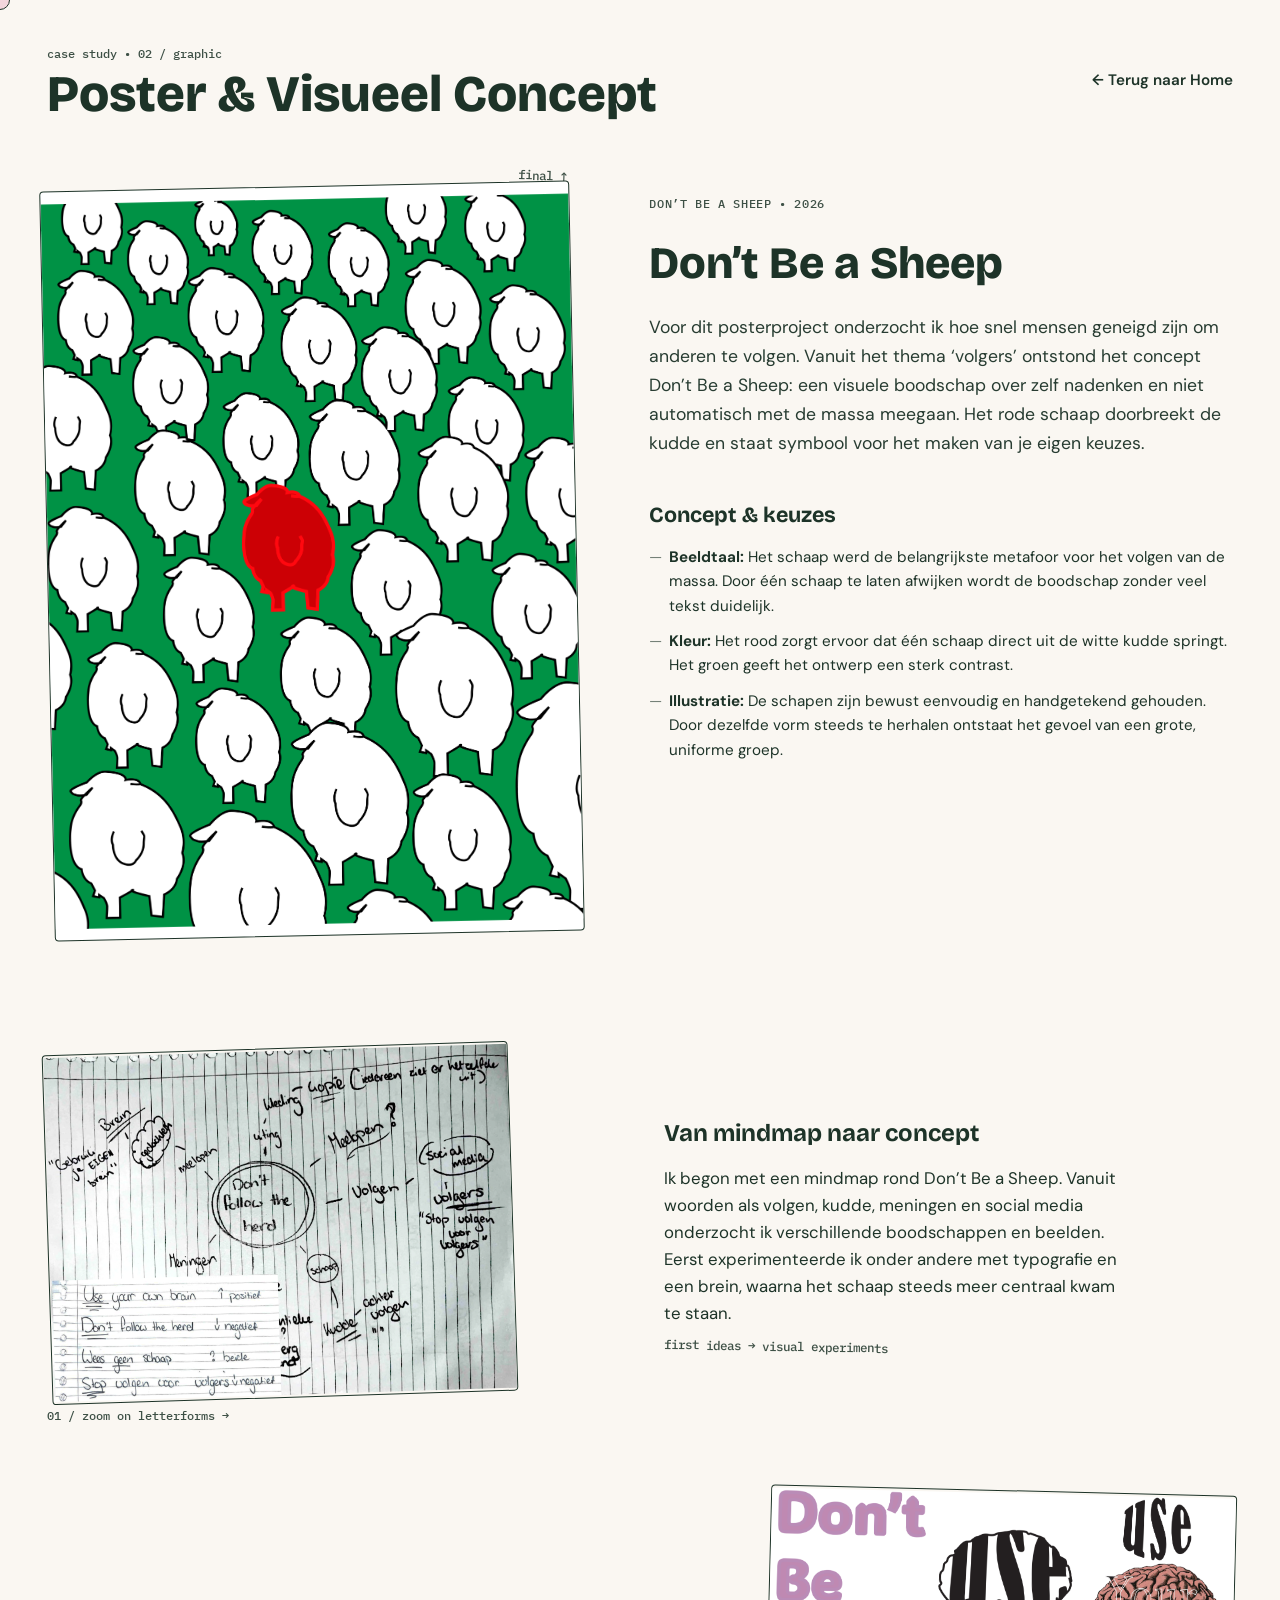
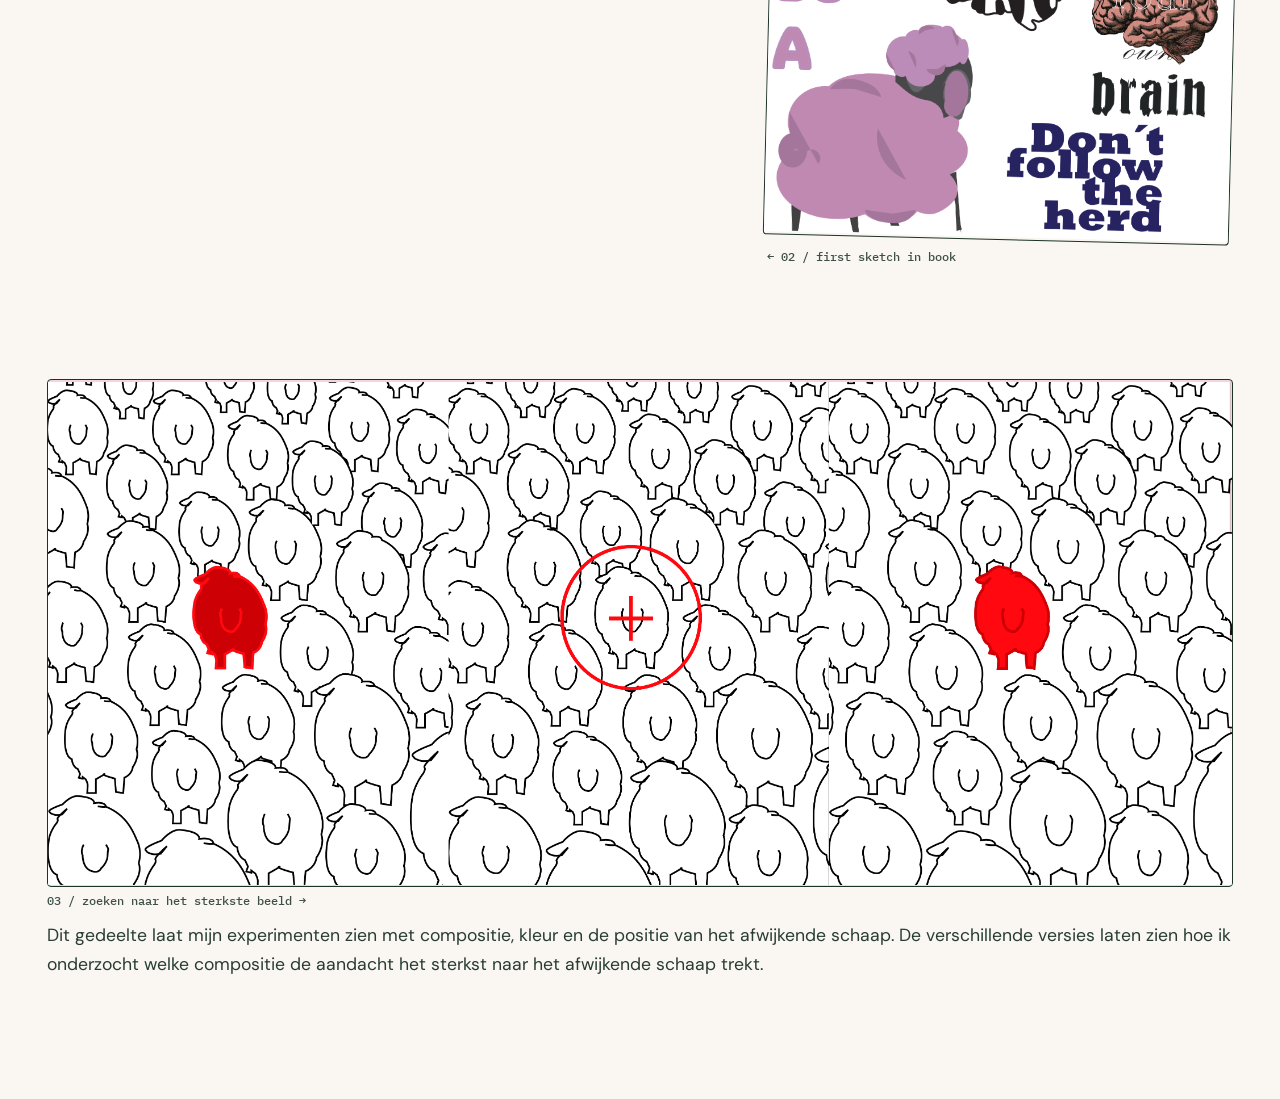
<file: poster.html>
<!DOCTYPE html>
<html lang="nl">
<head>
  <meta charset="UTF-8">
  <meta name="viewport" content="width=device-width, initial-scale=1.0">
  <title>Poster &amp; Grafisch Ontwerp | Editorial View</title>
  <!-- Google Fonts: Bricolage Grotesque, DM Sans & IBM Plex Mono -->
  <link rel="preconnect" href="https://fonts.googleapis.com">
  <link rel="preconnect" href="https://fonts.gstatic.com" crossorigin>
  <link href="https://fonts.googleapis.com/css2?family=Bricolage+Grotesque:opsz,wght@12..96,500;12..96,700;12..96,800&family=DM+Sans:ital,opsz,wght@0,9..40,400..700;1,9..40,400..700&family=IBM+Plex+Mono:ital,wght@0,400;0,500;0,600;1,400&display=swap" rel="stylesheet">
  <!-- Koppeling met poster.css -->
  <link rel="stylesheet" href="poster.css">
  <!-- Koppeling met poster.js -->
  <script src="poster.js" defer></script>
</head>
<body>

  <!-- CUSTOM CURSOR -->
  <div class="custom-cursor" id="customCursor"></div>

  <div class="page-wrapper">

    <!-- HEADER MET TITEL EN SUBTIELE TERUGKNOP -->
    <header class="subpage-header">
      <div class="header-titles">
        <span class="annotation">case study &bull; 02 / graphic</span>
        <h1 class="subpage-title">Poster &amp; Visueel Concept</h1>
      </div>

      <!-- Terugknop naar Home -->
      <a href="index.html" class="back-text-btn interactive" title="Terug naar startpagina">
        &larr; Terug naar Home
      </a>
    </header>

    <!-- EDITORIAL MAGAZINE SPREAD MAIN CONTENT -->
    <main class="editorial-poster-spread">

      <!-- BOVENSTE SECTIE: GROOTE POSTER LINKSLIGGEND (GEEN SHADOWS) -->
      <section class="poster-hero-spread">
        
        <!-- LINKS: DEFINITIEF POSTERBEELD SUBTIEL GEDRAAID -->
        <div class="hero-poster-wrapper">
          <span class="annotation note-corner">final &uarr;</span>
          <div class="hero-poster-frame frame-rotate-left">
            <img src="images/poster-hero.png" alt="Eindontwerp Poster" class="poster-img">
            <div class="image-placeholder">
              <span class="ph-label">Groot Definitief Posterontwerp</span>
              <span class="ph-hint">images/poster-hero.png</span>
            </div>
          </div>
        </div>

        <!-- RECHTS: TEKST MET HANDGETEKENDE UNDERLINE EN MONO ANNOTATIES -->
        <div class="poster-story-col">
          <span class="annotation story-label">Don’t Be a Sheep &bull; 2026</span>
          <h2 class="editorial-heading">
            Don’t Be a Sheep
          </h2>
          
          <p class="editorial-paragraph">
            Voor dit posterproject onderzocht ik hoe snel mensen geneigd zijn om anderen te volgen. Vanuit het thema ‘volgers’ ontstond het concept Don’t Be a Sheep: een visuele boodschap over zelf nadenken en niet automatisch met de massa meegaan. Het rode schaap doorbreekt de kudde en staat symbool voor het maken van je eigen keuzes.
          </p>

          <div class="editorial-notes">
            <h3 class="notes-subheading">Concept &amp; keuzes</h3>
            <ul class="notes-list">
              <li><strong>Beeldtaal:</strong> Het schaap werd de belangrijkste metafoor voor het volgen van de massa. Door één schaap te laten afwijken wordt de boodschap zonder veel tekst duidelijk.</li>
              <li><strong>Kleur:</strong> Het rood zorgt ervoor dat één schaap direct uit de witte kudde springt. Het groen geeft het ontwerp een sterk contrast.</li>
              <li><strong>Illustratie:</strong> De schapen zijn bewust eenvoudig en handgetekend gehouden. Door dezelfde vorm steeds te herhalen ontstaat het gevoel van een grote, uniforme groep.</li>
            </ul>
          </div>
        </div>

      </section>

      <!-- ONDERSTE SECTIE: SCHETSBOEK DETAILBEELDEN EN NOTITIES -->
      <section class="poster-details-spread">
        
        <!-- ASYMMETRISCH BEELD LINKS GEDRAAID -->
        <div class="detail-block block-left">
          <div class="detail-media-frame frame-rotate-neg">
            <img src="images/poster-detail1.png" alt="Typografie Zoom" class="detail-img">
            <div class="image-placeholder ph-small">Detail 01: Typografie Zoom</div>
          </div>
          <span class="annotation detail-caption">01 / zoom on letterforms &rarr;</span>
        </div>

        <!-- TEKST IN HET MIDDEN -->
        <div class="detail-text-middle">
          <h3 class="middle-heading">Van mindmap naar concept</h3>
          <p>
            Ik begon met een mindmap rond Don’t Be a Sheep. Vanuit woorden als volgen, kudde, meningen en social media onderzocht ik verschillende boodschappen en beelden. Eerst experimenteerde ik onder andere met typografie en een brein, waarna het schaap steeds meer centraal kwam te staan.
          </p>
          <span class="annotation note-changed">first ideas &rarr; visual experiments</span>
        </div>

        <!-- ASYMMETRISCH BEELD RECHTS GEDRAAID -->
        <div class="detail-block block-right">
          <div class="detail-media-frame frame-rotate-pos">
            <img src="images/poster-process1.png" alt="Analoge Schetsen" class="detail-img">
            <div class="image-placeholder ph-small">Detail 02: Analoge Schetsen</div>
          </div>
          <span class="annotation detail-caption">&larr; 02 / first sketch in book</span>
        </div>

      </section>

      <!-- BREDE PROCES AFBEELDING ONDERAAN -->
      <section class="bottom-spread-section">
        <div class="wide-process-frame">
          <img src="images/poster-sketches.png" alt="Moodboard &amp; Grid Overzicht" class="wide-img">
          <div class="image-placeholder ph-small">Procesoverzicht &amp; Moodboard (images/poster-sketches.png)</div>
        </div>
        <span class="annotation detail-caption">03 / zoeken naar het sterkste beeld &rarr;</span>
        <p class="editorial-paragraph" style="margin-top: 0.5rem;">
          Dit gedeelte laat mijn experimenten zien met compositie, kleur en de positie van het afwijkende schaap. De verschillende versies laten zien hoe ik onderzocht welke compositie de aandacht het sterkst naar het afwijkende schaap trekt.
        </p>
      </section>

    </main>

  </div>

</body>
</html>
</file>
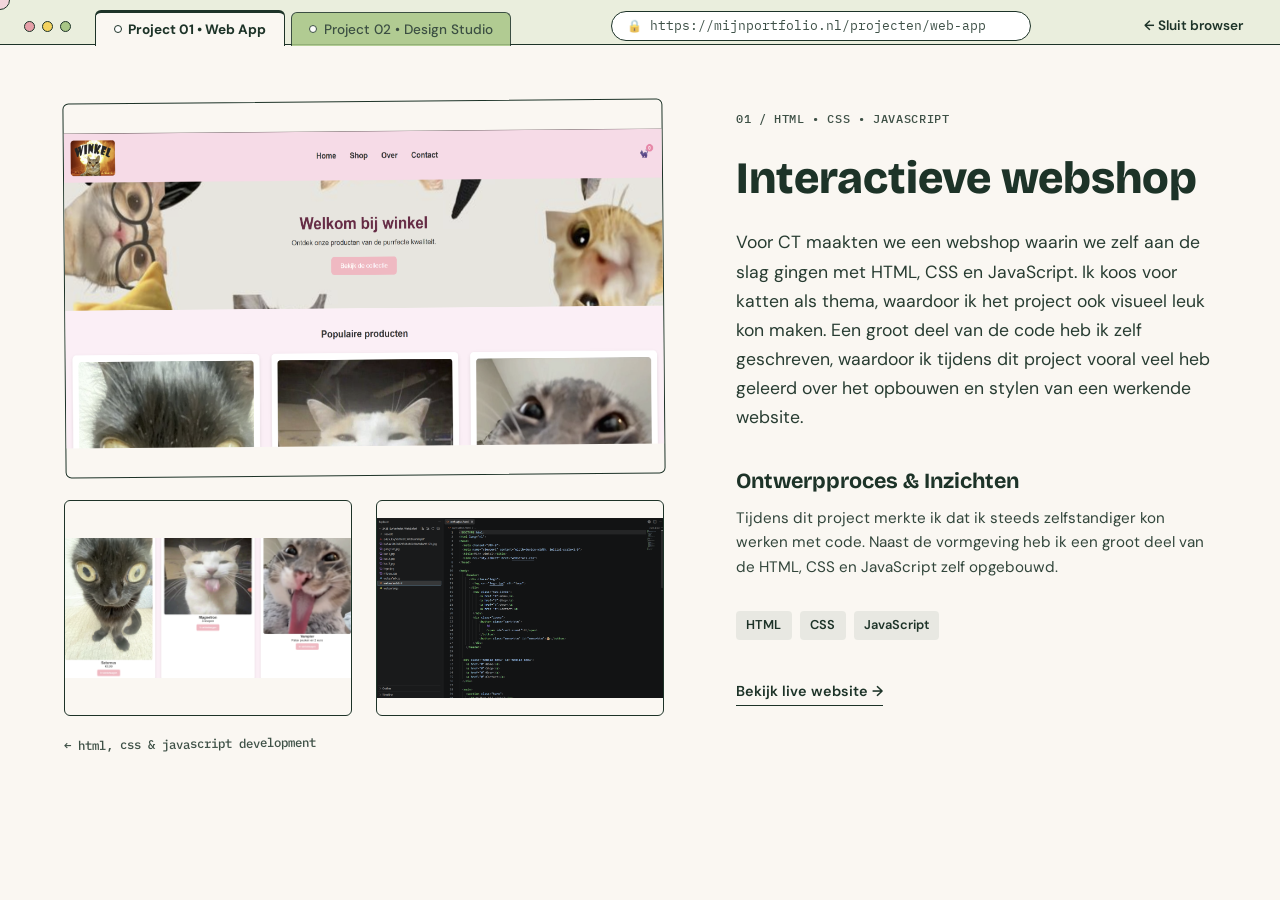
<file: websites.html>
<!DOCTYPE html>
<html lang="nl">
<head>
  <meta charset="UTF-8">
  <meta name="viewport" content="width=device-width, initial-scale=1.0">
  <title>Website Projecten | Browser View</title>
  <!-- Google Fonts: Bricolage Grotesque, DM Sans & IBM Plex Mono -->
  <link rel="preconnect" href="https://fonts.googleapis.com">
  <link rel="preconnect" href="https://fonts.gstatic.com" crossorigin>
  <link href="https://fonts.googleapis.com/css2?family=Bricolage+Grotesque:opsz,wght@12..96,500;12..96,700;12..96,800&family=DM+Sans:ital,opsz,wght@0,9..40,400..700;1,9..40,400..700&family=IBM+Plex+Mono:ital,wght@0,400;0,500;0,600;1,400&display=swap" rel="stylesheet">
  <!-- Koppeling met websites.css -->
  <link rel="stylesheet" href="websites.css">
  <!-- Koppeling met websites.js -->
  <script src="websites.js" defer></script>
</head>
<body class="browser-environment">

  <!-- CUSTOM CURSOR -->
  <div class="custom-cursor" id="customCursor"></div>

  <!-- NEP BROWSERINTERFACE (VOLLLEDIGE VIEWPORT) -->
  <div class="fullscreen-browser">

    <!-- BROWSER TOP BAR (Window controls, Pastel Tabs, Adresbalk & Terugknop) -->
    <header class="browser-top-bar">
      
      <div class="browser-bar-left">
        <!-- Window control stippen -->
        <div class="window-controls">
          <span class="control-dot control-red" title="Pink"></span>
          <span class="control-dot control-yellow" title="Gold"></span>
          <span class="control-dot control-green" title="Fern"></span>
        </div>

        <!-- DRIE BROWSER TABS MET SUBTIEL EIGEN PASTEL KARAKTER -->
        <div class="browser-tabs" role="tablist">
          <button class="browser-tab tab-pink active interactive" data-tab="tab-1" role="tab" aria-selected="true">
            <span class="tab-dot"></span>
            <span class="tab-title">Project 01 &bull; Web App</span>
          </button>

          <button class="browser-tab tab-olive interactive" data-tab="tab-2" role="tab" aria-selected="false">
            <span class="tab-dot"></span>
            <span class="tab-title">Project 02 &bull; Design Studio</span>
          </button>
        </div>
      </div>

      <!-- BROWSER ADRESBALK MIDDEN -->
      <div class="browser-address-bar">
        <span class="address-lock">🔒</span>
        <span class="address-text" id="addressUrl">https://mijnportfolio.nl/projecten/web-app</span>
      </div>

      <!-- TERUGKNOP RECHTSBOVEN IN DE BROWSERBAR -->
      <a href="index.html" class="browser-back-link interactive" title="Terug naar Home">
        &larr; Sluit browser
      </a>

    </header>

    <!-- BROWSER VIEWPORT (PROJECTCONTENT DIRECT OP CANVAS) -->
    <main class="browser-viewport">

      <!-- TAB 1 CONTENT: PROJECT 1 -->
      <section class="tab-panel active" id="project-tab-1" role="tabpanel">
        <div class="editorial-project-layout">
          
          <!-- LINKS: GROTE WEBSITE SCREENSHOT -->
          <div class="hero-screenshot-col">
            <div class="media-frame frame-rotate-subtle">
              <img src="images/website1-main.png" alt="Screenshot Kattenwebshop" class="screenshot-img">
              <div class="image-placeholder">
                <span class="ph-label">Grote Screenshot Project 01</span>
                <span class="ph-hint">images/website1-main.png</span>
              </div>
            </div>
            
            <!-- SECONDAIRE DETAILS MET IBM PLEX MONO PROCES ANNOTATIES -->
            <div class="secondary-screenshots-grid">
              <div class="media-frame sub-frame">
                <img src="images/website1-detail1.png" alt="UX Wireframe" class="screenshot-img">
                <div class="image-placeholder ph-small">Detail 01: Layout &amp; Code</div>
              </div>
              <div class="media-frame sub-frame">
                <img src="images/website1-detail2.png" alt="Mobile View" class="screenshot-img">
                <div class="image-placeholder ph-small">Detail 02: Responsive Styling</div>
              </div>
            </div>
            <span class="annotation note-process">&larr; html, css &amp; javascript development</span>
          </div>

          <!-- RECHTS: TYPOGRAFISCHE BESCHRIJVING DIREKCT OP CANVAS -->
          <div class="project-editorial-col">
            <span class="annotation project-category">01 / HTML &bull; CSS &bull; JAVASCRIPT</span>
            <h1 class="project-title">Interactieve webshop</h1>
            
            <p class="project-lead">
              Voor CT maakten we een webshop waarin we zelf aan de slag gingen met HTML, CSS en JavaScript. Ik koos voor katten als thema, waardoor ik het project ook visueel leuk kon maken. Een groot deel van de code heb ik zelf geschreven, waardoor ik tijdens dit project vooral veel heb geleerd over het opbouwen en stylen van een werkende website.
            </p>
            
            <div class="editorial-process-block">
              <h2 class="process-subheading">Ontwerpproces &amp; Inzichten</h2>
              <p>
                Tijdens dit project merkte ik dat ik steeds zelfstandiger kon werken met code. Naast de vormgeving heb ik een groot deel van de HTML, CSS en JavaScript zelf opgebouwd.
              </p>
            </div>

            <div class="tech-tags-list">
              <span class="tech-tag">HTML</span>
              <span class="tech-tag">CSS</span>
              <span class="tech-tag">JavaScript</span>
            </div>

            <a href="#" class="live-project-link interactive" target="_blank" rel="noopener">
              Bekijk live website &rarr;
            </a>
          </div>

        </div>
      </section>

      <!-- TAB 2 CONTENT: PROJECT 2 -->
      <section class="tab-panel" id="project-tab-2" role="tabpanel">
        <div class="editorial-project-layout">
          
          <div class="hero-screenshot-col">
            <div class="media-frame">
              <img src="images/website2-main.png" alt="Screenshot De Groene Hoax" class="screenshot-img">
              <div class="image-placeholder">
                <span class="ph-label">Grote Screenshot Project 02</span>
                <span class="ph-hint">images/website2-main.png</span>
              </div>
            </div>
            
            <div class="secondary-screenshots-grid">
              <div class="media-frame sub-frame">
                <img src="images/website2-detail1.png" alt="Typografie Grid" class="screenshot-img">
                <div class="image-placeholder ph-small">Detail 01: Informatie &amp; Layout</div>
              </div>
              <div class="media-frame sub-frame">
                <img src="images/website2-detail2.png" alt="Kleurstudie" class="screenshot-img">
                <div class="image-placeholder ph-small">Detail 02: Groene Beeldtaal</div>
              </div>
            </div>
            <span class="annotation note-process">stadsnatuur tilburg &bull; concept &amp; webdesign</span>
          </div>

          <div class="project-editorial-col">
            <span class="annotation project-category">02 / Stadsnatuur Tilburg</span>
            <h1 class="project-title">De Groene Hoax</h1>
            
            <p class="project-lead">
              Voor dit project maakte ik een website rondom stadsnatuur in Tilburg. Uit ons onderzoek bleek dat mensen informatie vooral online opzoeken en daar niet te veel moeite voor willen doen. Daarom ontwierp ik een eenvoudige website waarop ons concept wordt uitgelegd en bezoekers kunnen ontdekken wat zij zelf kunnen doen voor een groenere stad.
            </p>
            
            <div class="editorial-process-block">
              <h2 class="process-subheading">Concept &amp; Uitvoering</h2>
              <p>
                Ik heb de website visueel laten aansluiten bij de rest van ons concept door dezelfde groene kleuren, rustige vormgeving en beeldtaal te gebruiken. De informatie heb ik bewust kort en overzichtelijk gehouden. Daarnaast voegde ik links toe naar bestaande organisaties en initiatieven, zodat bezoekers zelf verder kunnen kijken.
              </p>
            </div>

            <div class="editorial-process-block">
              <h2 class="process-subheading">Inzicht</h2>
              <p>
                Tijdens dit project merkte ik hoe belangrijk het is om onderzoeksresultaten daadwerkelijk te vertalen naar ontwerpkeuzes. Omdat onze doelgroep snel en makkelijk informatie wilde kunnen vinden, koos ik bewust voor een simpele en toegankelijke website.
              </p>
            </div>

            <div class="tech-tags-list">
              <span class="tech-tag">HTML</span>
              <span class="tech-tag">CSS</span>
              <span class="tech-tag">Onderzoek &amp; Webdesign</span>
            </div>

            <a href="#" class="live-project-link interactive" target="_blank" rel="noopener">
              Bekijk live website &rarr;
            </a>
          </div>

        </div>
      </section>

    </main>

  </div>

</body>
</html>
</file>
<file: portfolio.css>
/* ==========================================================================
   PORTFOLIO.CSS - HOOFDPAGINA SKETCHBOOK & EDITORIAL STIJLEN
   ========================================================================== */

/* 1. CSS VARIABELEN & NIEUW KLEURENPALET */
:root {
  --color-bg: #FAF7F2;            /* Warm off-white achtergrond */
  --color-evergreen: #1D3328;     /* Donker evergreen (hoofdtekst & inkt) */
  --color-fern: #527A58;          /* Fern green */
  --color-olive: #A8C686;         /* Muted olive */
  --color-cotton-candy: #E6A0A8;  /* Cotton candy pink (accent) */
  --color-gold: #F4D35E;          /* Royal gold (accent) */
  --color-pink: #F3D6DC;          /* Zacht pastelroze */
  --color-yellow: #F5E8B8;        /* Zacht pastelgeel */
  --color-star-yellow: #F4D35E;   /* Gele ster cursor */

  --font-heading: 'Bricolage Grotesque', sans-serif;
  --font-body: 'DM Sans', sans-serif;
  --font-mono: 'IBM Plex Mono', monospace;

  --ease-snappy: cubic-bezier(0.25, 1, 0.5, 1);
}

/* 2. BASE RESET */
*, *::before, *::after {
  box-sizing: border-box;
  margin: 0;
  padding: 0;
}

html {
  font-size: 16px;
  scroll-behavior: smooth;
}

body {
  font-family: var(--font-body);
  background-color: var(--color-bg);
  color: var(--color-evergreen);
  line-height: 1.6;
  min-height: 100vh;
  overflow-x: hidden;
}

/* Verberg de standaard browsercursor op desktop */
@media (hover: hover) and (pointer: fine) {
  body, a, button, input, select, textarea, .interactive {
    cursor: none !important;
  }
}

/* 3. HERBRUIKBARE ANNOTATIE KLASSE (SCHETSBOEK ACCENTFONT) */
.annotation {
  font-family: var(--font-mono);
  font-size: 0.78rem;
  font-weight: 500;
  color: var(--color-evergreen);
  opacity: 0.85;
  letter-spacing: -0.01em;
  display: inline-block;
}

/* 4. CUSTOM CURSOR SYSTEEM (Roze balletje -> Gele 5-puntige ster) */
.custom-cursor {
  position: fixed;
  top: 0;
  left: 0;
  width: 20px;
  height: 20px;
  border-radius: 50%;
  background-color: var(--color-pink);
  border: 1.5px solid var(--color-evergreen);
  pointer-events: none;
  z-index: 9999;
  transform: translate(-50%, -50%);
  transition: transform 0.15s ease-out, background-color 0.2s ease, width 0.2s ease, height 0.2s ease, border-radius 0.2s ease;
  display: flex;
  align-items: center;
  justify-content: center;
}

.custom-cursor.cursor--active {
  width: 32px;
  height: 32px;
  background-color: var(--color-star-yellow);
  border: none;
  border-radius: 0;
  clip-path: polygon(
    50% 0%, 
    61% 35%, 
    98% 35%, 
    68% 57%, 
    79% 91%, 
    50% 70%, 
    21% 91%, 
    32% 57%, 
    2% 35%, 
    39% 35%
  );
  transform: translate(-50%, -50%) scale(1.15) rotate(10deg);
}

@media (hover: none), (pointer: coarse) {
  .custom-cursor {
    display: none !important;
  }
  body, a, button, input, select, textarea, .interactive {
    cursor: auto !important;
  }
}

/* 5. LAYOUT CONTAINER */
.page-wrapper {
  max-width: 1300px;
  margin: 0 auto;
  padding: 2.5rem 2rem;
  min-height: 100vh;
  display: flex;
  flex-direction: column;
}

/* 6. HEADER & NAVIGATIE */
.main-header {
  display: flex;
  justify-content: space-between;
  align-items: center;
  margin-bottom: 2rem;
}

.profile-link {
  display: flex;
  align-items: center;
  gap: 0.9rem;
  text-decoration: none;
  color: var(--color-evergreen);
}

.profile-image-box {
  position: relative;
  width: 52px;
  height: 52px;
  border-radius: 50%;
  overflow: hidden;
  display: flex;
  align-items: center;
  justify-content: center;
  border: 1.5px solid var(--color-evergreen);
  background-color: var(--color-pink);
  transition: transform 0.22s var(--ease-snappy);
}

.profile-image-box img {
  width: 100%;
  height: 100%;
  object-fit: cover;
  object-position: center;
  display: block;
}

.profile-image-box .img-default {
  position: relative;
  z-index: 1;
  opacity: 1;
  transition: opacity 0.22s ease;
}

.profile-image-box .img-hover {
  position: absolute;
  top: 0;
  left: 0;
  z-index: 2;
  opacity: 0;
  transition: opacity 0.22s ease;
}

.placeholder-avatar {
  position: absolute;
  inset: 0;
  z-index: 0;
  display: flex;
  align-items: center;
  justify-content: center;
  font-size: 0.75rem;
  font-weight: 700;
  background-color: var(--color-pink);
}

.profile-text-group {
  display: flex;
  flex-direction: column;
  line-height: 1.2;
}

.profile-text {
  font-family: var(--font-heading);
  font-weight: 700;
  font-size: 1.05rem;
}

.profile-note {
  font-size: 0.72rem;
  transform: rotate(-1.5deg);
}

.profile-link:hover .profile-image-box {
  transform: scale(1.06) rotate(-2deg);
}

.profile-link:hover .img-default { opacity: 0; }
.profile-link:hover .img-hover { opacity: 1; }

/* RECHTSBOVEN TEKSTNAVIGATIE MET GEVARIEERDE HOVER STIJLEN */
.top-nav ul {
  display: flex;
  list-style: none;
  gap: 2.2rem;
  align-items: center;
}

.nav-text-link {
  text-decoration: none;
  font-family: var(--font-body);
  font-weight: 500;
  font-size: 0.95rem;
  color: var(--color-evergreen);
  position: relative;
  transition: color 0.2s var(--ease-snappy);
}

/* TYPE 1: HIGHLIGHT BOX OP HOVER */
.link-type-highlight::before {
  content: '';
  position: absolute;
  inset: -2px -6px;
  background-color: var(--color-pink);
  border-radius: 4px;
  z-index: -1;
  opacity: 0;
  transform: scale(0.95);
  transition: all 0.2s var(--ease-snappy);
}

.link-type-highlight:hover::before {
  opacity: 0.8;
  transform: scale(1);
}

/* TYPE 2: ARROW ANIMATIE OP HOVER */
.link-type-arrow .arrow-icon {
  display: inline-block;
  transition: transform 0.22s var(--ease-snappy);
}

.link-type-arrow:hover .arrow-icon {
  transform: translateX(4px);
}

/* TYPE 3: ACCENT STIP OP HOVER */
.link-type-dot .dot-accent {
  display: inline-block;
  width: 6px;
  height: 6px;
  border-radius: 50%;
  background-color: var(--color-gold);
  margin-left: 3px;
  opacity: 0;
  transform: scale(0);
  transition: all 0.22s var(--ease-snappy);
}

.link-type-dot:hover .dot-accent {
  opacity: 1;
  transform: scale(1);
}

/* 7. ÉÉN DOORLOPEND CREATIEF CANVAS (GEEN APARTE SECTIES, GEEN BOBBING ANIMATIE) */
.floating-canvas {
  flex: 1;
  display: grid;
  grid-template-columns: repeat(12, 1fr);
  align-items: start;
  padding: 1.5rem 0 3.5rem 0;
  position: relative;
  row-gap: clamp(3rem, 5.5vh, 4.5rem);
}

.canvas-top-note {
  grid-column: 1 / span 12;
  text-align: center;
  margin-bottom: 0.5rem;
}

.object-wrapper {
  position: relative;
  display: flex;
  flex-direction: column;
  align-items: center;
}

/* BOVENSTE GEDEELTE: 3 PROJECTEN VERSPREID OVER HET BOVENSTE CANVASSCHERM */
.wrapper-laptop {
  grid-column: 1 / span 4;
  align-self: center;
}

.wrapper-canvas {
  grid-column: 5 / span 4;
  align-self: start;
  margin-top: -1.2rem;
}

.wrapper-phone {
  grid-column: 9 / span 4;
  align-self: center;
}

/* ONDERSTE GEDEELTE: GROTE VAPE ASYMMETRISCH OP HET VERVOLG VAN HET CANVAS */
.wrapper-vape {
  grid-column: 2 / span 5;
  align-self: start;
}

.label-object {
  margin-bottom: 0.6rem;
  transform: rotate(-1deg);
}

.sublabel-object {
  margin-top: -0.25rem;
  margin-bottom: 0.6rem;
  font-size: 0.82rem;
  font-weight: 600;
  opacity: 0.95;
  transform: rotate(0.8deg);
}

/* FLOATING OBJECTEN (TRANSPARANT, GEEN KADERS, GEEN SHADOWS) */
.floating-object {
  text-decoration: none;
  color: var(--color-evergreen);
  display: block;
  position: relative;
  background: transparent !important;
  border: none !important;
  box-shadow: none !important;
  transition: transform 0.22s var(--ease-snappy);
}

.object-image-stack {
  position: relative;
  width: 100%;
  aspect-ratio: 4 / 3;
  display: flex;
  align-items: center;
  justify-content: center;
  overflow: hidden;
  background: transparent !important;
  border: none !important;
  box-shadow: none !important;
}

.object-image-stack img {
  width: 100%;
  height: 100%;
  object-fit: contain;
  object-position: center;
  display: block;
  border: none !important;
  box-shadow: none !important;
  transition: opacity 0.22s ease, transform 0.22s var(--ease-snappy);
}

.object-image-stack .img-default {
  position: relative;
  z-index: 1;
  opacity: 1;
}

.object-image-stack .img-hover {
  position: absolute;
  top: 0;
  left: 0;
  z-index: 2;
  opacity: 0;
}

/* VAPE SPECIFIEKE SCHAAL: GELIJKWAARDIG VISUEEL GEWICHT (300-400px HOOGTE) */
.object-vape {
  width: 100%;
  max-width: 320px;
}

.vape-image-stack {
  position: relative;
  width: 100%;
  max-width: 320px;
  height: 380px;
  aspect-ratio: auto;
  display: flex;
  align-items: center;
  justify-content: center;
  overflow: visible;
  background: transparent !important;
  border: none !important;
  box-shadow: none !important;
}

.vape-image-stack img {
  width: 100%;
  height: 100%;
  object-fit: contain;
  object-position: center;
  display: block;
  border: none !important;
  box-shadow: none !important;
  transition: opacity 0.22s ease, transform 0.22s var(--ease-snappy);
}

/* SNAPPY HOVER EFFECT (IMAGE SWAP & SUBTIELE LIFT) */
.floating-object:hover {
  transform: translateY(-4px) scale(1.03) rotate(0.8deg);
}

.floating-object:hover .img-default { opacity: 0; }
.floating-object:hover .img-hover { opacity: 1; }

/* 8. FOOTER */
.homepage-footer {
  text-align: center;
  padding: 2.5rem 0 1.5rem 0;
  font-size: 0.85rem;
  opacity: 0.7;
}

/* 9. RESPONSIVE DESIGN */
@media (max-width: 900px) {
  .floating-canvas {
    grid-template-columns: 1fr;
    gap: 3.5rem;
    padding: 1.5rem 0;
  }

  .canvas-top-note {
    grid-column: span 1;
    margin-bottom: 0.5rem;
  }

  .wrapper-laptop,
  .wrapper-canvas,
  .wrapper-phone,
  .wrapper-vape {
    grid-column: span 1;
    align-self: center;
    margin: 0 auto;
    max-width: 320px;
    width: 100%;
  }

  .wrapper-canvas {
    margin-top: 0;
  }

  .vape-image-stack {
    height: 320px;
    max-width: 280px;
  }
}
</file>
<file: about.css>
/* ==========================================================================
   ABOUT.CSS - EDITORIAL OVER MIJ & PERSONAL DIARY (GEEN SHADOWS)
   ========================================================================== */

/* 1. CSS VARIABELEN & KLEURENPALET */
:root {
  --color-bg: #FAF7F2;            /* Warm off-white achtergrond */
  --color-evergreen: #1D3328;     /* Donker evergreen (hoofdtekst) */
  --color-fern: #527A58;          /* Fern green */
  --color-olive: #A8C686;         /* Muted olive */
  --color-cotton-candy: #E6A0A8;  /* Cotton candy pink */
  --color-gold: #F4D35E;          /* Royal gold */
  --color-pink: #F3D6DC;          /* Zacht pastelroze */
  --color-yellow: #F5E8B8;        /* Zacht pastelgeel */
  --color-star-yellow: #F4D35E;   /* Gele ster cursor */

  --font-heading: 'Bricolage Grotesque', sans-serif;
  --font-body: 'DM Sans', sans-serif;
  --font-mono: 'IBM Plex Mono', monospace;

  --ease-snappy: cubic-bezier(0.25, 1, 0.5, 1);
}

/* 2. BASE RESET */
*, *::before, *::after {
  box-sizing: border-box;
  margin: 0;
  padding: 0;
}

body {
  font-family: var(--font-body);
  background-color: var(--color-bg);
  color: var(--color-evergreen);
  line-height: 1.6;
  min-height: 100vh;
  padding-bottom: 6rem;
}

.annotation {
  font-family: var(--font-mono);
  font-size: 0.78rem;
  font-weight: 500;
  color: var(--color-evergreen);
  opacity: 0.85;
}

/* Verberg de standaard browsercursor op desktop */
@media (hover: hover) and (pointer: fine) {
  body, a, button, input, select, textarea, .interactive {
    cursor: none !important;
  }
}

/* 3. CUSTOM CURSOR SYSTEEM */
.custom-cursor {
  position: fixed;
  top: 0;
  left: 0;
  width: 20px;
  height: 20px;
  border-radius: 50%;
  background-color: var(--color-pink);
  border: 1.5px solid var(--color-evergreen);
  pointer-events: none;
  z-index: 9999;
  transform: translate(-50%, -50%);
  transition: transform 0.15s ease-out, background-color 0.2s ease, width 0.2s ease, height 0.2s ease, border-radius 0.2s ease;
  display: flex;
  align-items: center;
  justify-content: center;
}

.custom-cursor.cursor--active {
  width: 32px;
  height: 32px;
  background-color: var(--color-star-yellow);
  border: none;
  border-radius: 0;
  clip-path: polygon(
    50% 0%, 
    61% 35%, 
    98% 35%, 
    68% 57%, 
    79% 91%, 
    50% 70%, 
    21% 91%, 
    32% 57%, 
    2% 35%, 
    39% 35%
  );
  transform: translate(-50%, -50%) scale(1.15) rotate(10deg);
}

@media (hover: none), (pointer: coarse) {
  .custom-cursor {
    display: none !important;
  }
  body, a, button, input, select, textarea, .interactive {
    cursor: auto !important;
  }
}

/* 4. LAYOUT CONTAINER */
.page-wrapper {
  max-width: 1250px;
  margin: 0 auto;
  padding: 2.5rem 2rem;
  display: flex;
  flex-direction: column;
  gap: 4.5rem;
}

/* 5. SUBPAGE HEADER */
.subpage-header {
  display: flex;
  justify-content: space-between;
  align-items: center;
}

.subpage-title {
  font-family: var(--font-heading);
  font-size: clamp(2.2rem, 4vw, 3.2rem);
  font-weight: 800;
  line-height: 1.1;
}

.back-text-btn {
  text-decoration: none;
  font-family: var(--font-body);
  font-weight: 600;
  font-size: 0.95rem;
  color: var(--color-evergreen);
  position: relative;
  padding-bottom: 2px;
  transition: color 0.2s ease;
}

.back-text-btn::after {
  content: '';
  position: absolute;
  bottom: 0;
  left: 0;
  width: 0%;
  height: 1.5px;
  background-color: var(--color-evergreen);
  transition: width 0.22s var(--ease-snappy);
}

.back-text-btn:hover::after {
  width: 100%;
}

/* 6. EDITORIAL HERO SPLIT-SCREEN */
.editorial-hero-split {
  display: grid;
  grid-template-columns: 1.25fr 1fr;
  gap: 4.5rem;
  align-items: center;
  padding-top: 1rem;
  transition: opacity 0.4s ease, transform 0.4s ease;
}

.split-intro-col {
  display: flex;
  flex-direction: column;
  gap: 1.25rem;
}

.intro-headline {
  font-family: var(--font-heading);
  font-size: clamp(2.2rem, 4vw, 3.4rem);
  font-weight: 800;
  line-height: 1.15;
}

.intro-lead {
  font-size: 1.15rem;
  line-height: 1.65;
  opacity: 0.95;
}

.intro-body {
  font-size: 1rem;
  line-height: 1.6;
  opacity: 0.85;
}

.quick-contact-row {
  display: flex;
  flex-wrap: wrap;
  gap: 1.25rem;
  margin-top: 0.5rem;
}

.text-contact-link {
  text-decoration: none;
  font-size: 0.9rem;
  font-weight: 600;
  color: var(--color-evergreen);
  border-bottom: 1.5px solid var(--color-evergreen);
  padding-bottom: 2px;
  transition: color 0.2s ease, border-color 0.2s ease;
}

.text-contact-link:hover {
  color: var(--color-fern);
  border-color: var(--color-fern);
}

.portrait-wrapper {
  position: relative;
  width: 100%;
}

.note-portrait {
  position: absolute;
  top: -20px;
  left: 0;
  transform: rotate(-2deg);
}

.portrait-media-frame {
  position: relative;
  width: 100%;
  aspect-ratio: 4 / 5;
  background-color: var(--color-pink);
  border: 1.5px solid var(--color-evergreen);
  border-radius: 6px;
  overflow: hidden;
  display: flex;
  align-items: center;
  justify-content: center;
  transition: transform 0.25s var(--ease-snappy);
}

.frame-rotate-portrait {
  transform: rotate(1.5deg);
}

.portrait-wrapper:hover .portrait-media-frame {
  transform: rotate(0deg) scale(1.01);
}

.portrait-img {
  width: 100%;
  height: 100%;
  object-fit: cover;
  object-position: center;
  display: block;
  position: relative;
  z-index: 1;
}

.image-placeholder {
  position: absolute;
  inset: 0;
  z-index: 0;
  display: flex;
  flex-direction: column;
  align-items: center;
  justify-content: center;
  background: var(--color-light-green);
  padding: 2rem;
  text-align: center;
  gap: 0.4rem;
}

.ph-label { font-family: var(--font-heading); font-weight: 700; font-size: 1.25rem; }
.ph-hint { font-size: 0.75rem; font-family: var(--font-mono); opacity: 0.65; }
.ph-small { font-size: 0.85rem; font-weight: 700; font-family: var(--font-heading); }

/* SCROLL INDICATOR */
.scroll-indicator {
  display: flex;
  flex-direction: column;
  align-items: center;
  gap: 0.3rem;
  opacity: 0.7;
  font-size: 0.85rem;
  margin: 1rem 0;
}

.scroll-arrow {
  font-size: 1.2rem;
  animation: bounceArrow 1.5s infinite;
}

@keyframes bounceArrow {
  0%, 100% { transform: translateY(0); }
  50% { transform: translateY(5px); }
}

/* 7. EDITORIAL STORY ROWS & SCROLL ANIMATIES */
.scroll-animate {
  opacity: 0;
  transform: translateY(35px);
  transition: opacity 0.7s cubic-bezier(0.25, 1, 0.5, 1), transform 0.7s cubic-bezier(0.25, 1, 0.5, 1);
}

.scroll-animate.in-view {
  opacity: 1;
  transform: translateY(0);
}

.editorial-story-row {
  display: grid;
  grid-template-columns: 1fr 1.2fr;
  gap: 4.5rem;
  align-items: center;
}

.row-reversed {
  grid-template-columns: 1.2fr 1fr;
}

.story-media-frame {
  position: relative;
  width: 100%;
  aspect-ratio: 4 / 3;
  background-color: var(--color-light-green);
  border: 1.5px solid var(--color-evergreen);
  border-radius: 6px;
  overflow: hidden;
  display: flex;
  align-items: center;
  justify-content: center;
}

.frame-rotate-neg { transform: rotate(-1.5deg); }
.frame-rotate-pos { transform: rotate(1.2deg); }

.story-img {
  width: 100%;
  height: 100%;
  object-fit: cover;
  object-position: center;
  display: block;
  position: relative;
  z-index: 1;
}

.story-content-col {
  display: flex;
  flex-direction: column;
  gap: 1.25rem;
}

.section-num {
  text-transform: uppercase;
  letter-spacing: 0.05em;
}

.story-title {
  font-family: var(--font-heading);
  font-size: 2rem;
  font-weight: 700;
}

.story-content-col p {
  font-size: 1.05rem;
  line-height: 1.65;
}

.subtle-skills-list {
  font-size: 0.9rem;
  margin-top: 0.5rem;
}

/* MANIFESTO QUOTE SECTION */
.editorial-quote-section {
  text-align: center;
  padding: 3rem 1rem;
}

.manifesto-quote {
  font-family: var(--font-heading);
  font-size: clamp(1.8rem, 3.5vw, 2.6rem);
  font-weight: 500;
  font-style: italic;
  line-height: 1.3;
  max-width: 850px;
  margin: 0 auto;
  opacity: 0.9;
}

/* 8. CONTACT SECTION ONDERAAN */
.contact-editorial-section {
  padding-top: 2rem;
}

.contact-wrapper {
  max-width: 700px;
  margin: 0 auto;
  text-align: center;
  display: flex;
  flex-direction: column;
  gap: 1.25rem;
  align-items: center;
}

.contact-title {
  font-family: var(--font-heading);
  font-size: clamp(2rem, 3.5vw, 2.6rem);
  font-weight: 800;
}

.contact-lead {
  font-size: 1.1rem;
  line-height: 1.6;
}

.contact-links-group {
  display: flex;
  gap: 1.5rem;
  margin-top: 0.5rem;
  flex-wrap: wrap;
}

.primary-email-btn {
  text-decoration: none;
  font-family: var(--font-body);
  font-weight: 600;
  font-size: 0.95rem;
  color: var(--color-evergreen);
  background-color: var(--color-pink);
  border: 1.5px solid var(--color-evergreen);
  padding: 0.75rem 1.6rem;
  border-radius: 999px;
  transition: all 0.22s var(--ease-snappy);
}

.primary-email-btn:hover {
  background-color: var(--color-gold);
  transform: translateY(-2px);
}

.secondary-home-btn {
  text-decoration: none;
  font-family: var(--font-body);
  font-weight: 600;
  font-size: 0.95rem;
  color: var(--color-evergreen);
  border: 1.5px solid var(--color-evergreen);
  padding: 0.75rem 1.6rem;
  border-radius: 999px;
  transition: all 0.22s var(--ease-snappy);
}

.secondary-home-btn:hover {
  background-color: var(--color-light-green);
  transform: translateY(-2px);
}

/* 7.5. EDITORIAL GALLERY & EXTRA SECTIONS (SECTION 4, 5, 6) */
.editorial-gallery-row {
  display: grid;
  grid-template-columns: 1.3fr 1fr;
  gap: 4.5rem;
  align-items: center;
}

.two-photos-wrapper {
  display: grid;
  grid-template-columns: 1.2fr 0.9fr;
  gap: 1.5rem;
  align-items: flex-end;
}

.photo-box {
  position: relative;
  width: 100%;
  border: 1.5px solid var(--color-evergreen);
  border-radius: 6px;
  overflow: hidden;
  display: flex;
  align-items: center;
  justify-content: center;
  background-color: var(--color-pink);
  transition: transform 0.25s var(--ease-snappy);
}

.photo-larger {
  aspect-ratio: 4 / 3;
}

.photo-smaller {
  aspect-ratio: 1 / 1;
}

.gallery-img {
  width: 100%;
  height: 100%;
  object-fit: cover;
  object-position: center;
  display: block;
  position: relative;
  z-index: 1;
}

.gallery-text-block {
  display: flex;
  flex-direction: column;
  gap: 1rem;
}

.gallery-heading {
  font-family: var(--font-heading);
  font-size: 1.8rem;
  font-weight: 700;
  line-height: 1.2;
}

.gallery-text-block p {
  font-size: 1.05rem;
  line-height: 1.65;
}

/* SECTION 5: BREDE FOTO MET ANNOTATIE */
.editorial-wide-photo-section {
  width: 100%;
}

.wide-photo-wrapper {
  position: relative;
  width: 100%;
  display: flex;
  flex-direction: column;
  gap: 0.75rem;
}

.wide-photo-frame {
  position: relative;
  width: 100%;
  aspect-ratio: 21 / 9;
  background-color: var(--color-yellow);
  border: 1.5px solid var(--color-evergreen);
  border-radius: 6px;
  overflow: hidden;
  display: flex;
  align-items: center;
  justify-content: center;
}

.wide-img {
  width: 100%;
  height: 100%;
  object-fit: cover;
  object-position: center;
  display: block;
  position: relative;
  z-index: 1;
}

.wide-photo-note {
  align-self: flex-end;
}

/* SECTION 6: TRIO FOTO'S & TEXT PARAGRAPH */
.editorial-trio-section {
  display: flex;
  flex-direction: column;
  gap: 2rem;
}

.trio-intro {
  display: flex;
  flex-direction: column;
  gap: 0.4rem;
}

.trio-heading {
  font-family: var(--font-heading);
  font-size: 1.8rem;
  font-weight: 700;
}

.trio-photos-grid {
  display: grid;
  grid-template-columns: 1fr 1fr 1fr;
  gap: 2rem;
  align-items: center;
}

.trio-item {
  position: relative;
  width: 100%;
  border: 1.5px solid var(--color-evergreen);
  border-radius: 6px;
  overflow: hidden;
  display: flex;
  align-items: center;
  justify-content: center;
  background-color: var(--color-pink);
  transition: transform 0.25s var(--ease-snappy);
}

.trio-1 { aspect-ratio: 3 / 4; }
.trio-2 { aspect-ratio: 1 / 1; transform: translateY(-10px); }
.trio-3 { aspect-ratio: 4 / 5; }

.trio-img {
  width: 100%;
  height: 100%;
  object-fit: cover;
  object-position: center;
  display: block;
  position: relative;
  z-index: 1;
}

.trio-text-paragraph {
  max-width: 800px;
}

.trio-text-paragraph p {
  font-size: 1.05rem;
  line-height: 1.65;
}

/* HOVER FOTO SWAP LOGICA VOOR ABOUT ME FRAMES */
.photo-default {
  position: relative;
  z-index: 1;
  opacity: 1;
  transition: opacity 0.2s var(--ease-snappy);
}

.photo-hover {
  position: absolute;
  top: 0;
  left: 0;
  width: 100%;
  height: 100%;
  object-fit: cover;
  object-position: center;
  z-index: 2;
  opacity: 0;
  transition: opacity 0.2s var(--ease-snappy);
  pointer-events: none;
}

@media (hover: hover) and (pointer: fine) {
  .portrait-media-frame:hover .photo-default,
  .story-media-frame:hover .photo-default,
  .photo-box:hover .photo-default,
  .wide-photo-frame:hover .photo-default,
  .trio-item:hover .photo-default,
  .hover-photo:hover .photo-default {
    opacity: 0;
  }

  .portrait-media-frame:hover .photo-hover,
  .story-media-frame:hover .photo-hover,
  .photo-box:hover .photo-hover,
  .wide-photo-frame:hover .photo-hover,
  .trio-item:hover .photo-hover,
  .hover-photo:hover .photo-hover {
    opacity: 1;
  }
}

/* 9. RESPONSIVE DESIGN */
@media (max-width: 900px) {
  .editorial-hero-split, .editorial-story-row, .row-reversed, .editorial-gallery-row, .trio-photos-grid {
    grid-template-columns: 1fr;
    gap: 2.5rem;
  }

  .two-photos-wrapper {
    grid-template-columns: 1fr 1fr;
  }

  .wide-photo-frame {
    aspect-ratio: 16 / 9;
  }

  .trio-2 {
    transform: translateY(0);
  }
}
</file>
<file: app.css>
/* ==========================================================================
   APP.CSS - APP & INTERFACE DESIGN CASE STUDY STIJLEN
   ========================================================================== */

/* 1. CSS VARIABELEN & EIGEN KLEURENPALET VOOR APP-PAGINA */
:root {
  --color-bg: #FAF7F2;            /* Warm off-white achtergrond */
  --color-evergreen: #1D3328;     /* Donker evergreen (hoofdtekst) */
  --color-fern: #527A58;          /* Fern green */
  --color-olive: #A8C686;         /* Muted olive (spaarzaam) */
  --color-cotton-candy: #E6A0A8;  /* Cotton candy pink (prominent op app-pagina) */
  --color-gold: #F4D35E;          /* Royal gold (alleen kleine highlights) */
  --color-pink: #F3D6DC;          /* Zacht pastelroze */
  --color-yellow: #F5E8B8;        /* Zacht pastelgeel */
  --color-star-yellow: #F4D35E;   /* Gele ster cursor */

  --font-heading: 'Bricolage Grotesque', sans-serif;
  --font-body: 'DM Sans', sans-serif;
  --font-mono: 'IBM Plex Mono', monospace;

  --ease-snappy: cubic-bezier(0.25, 1, 0.5, 1);
}

/* 2. BASE RESET */
*, *::before, *::after {
  box-sizing: border-box;
  margin: 0;
  padding: 0;
}

body {
  font-family: var(--font-body);
  background-color: var(--color-bg);
  color: var(--color-evergreen);
  line-height: 1.6;
  min-height: 100vh;
  padding-bottom: 5rem;
}

.annotation {
  font-family: var(--font-mono);
  font-size: 0.78rem;
  font-weight: 500;
  color: var(--color-evergreen);
  opacity: 0.85;
}

/* Verberg de standaard browsercursor op desktop */
@media (hover: hover) and (pointer: fine) {
  body, a, button, input, select, textarea, .interactive {
    cursor: none !important;
  }
}

/* 3. CUSTOM CURSOR SYSTEEM (Roze balletje -> Gele 5-puntige ster) */
.custom-cursor {
  position: fixed;
  top: 0;
  left: 0;
  width: 20px;
  height: 20px;
  border-radius: 50%;
  background-color: var(--color-pink);
  border: 1.5px solid var(--color-evergreen);
  pointer-events: none;
  z-index: 9999;
  transform: translate(-50%, -50%);
  transition: transform 0.15s ease-out, background-color 0.2s ease, width 0.2s ease, height 0.2s ease, border-radius 0.2s ease;
  display: flex;
  align-items: center;
  justify-content: center;
}

.custom-cursor.cursor--active {
  width: 32px;
  height: 32px;
  background-color: var(--color-star-yellow);
  border: none;
  border-radius: 0;
  clip-path: polygon(
    50% 0%, 
    61% 35%, 
    98% 35%, 
    68% 57%, 
    79% 91%, 
    50% 70%, 
    21% 91%, 
    32% 57%, 
    2% 35%, 
    39% 35%
  );
  transform: translate(-50%, -50%) scale(1.15) rotate(10deg);
}

@media (hover: none), (pointer: coarse) {
  .custom-cursor {
    display: none !important;
  }
  body, a, button, input, select, textarea, .interactive {
    cursor: auto !important;
  }
}

/* 4. LAYOUT CONTAINER */
.page-wrapper {
  max-width: 1250px;
  margin: 0 auto;
  padding: 2.5rem 2rem;
  display: flex;
  flex-direction: column;
  gap: 4rem;
}

/* 5. SUBPAGE HEADER */
.subpage-header {
  display: flex;
  justify-content: space-between;
  align-items: center;
}

.subpage-title {
  font-family: var(--font-heading);
  font-size: clamp(2.2rem, 4vw, 3.2rem);
  font-weight: 800;
  line-height: 1.1;
}

.back-text-btn {
  text-decoration: none;
  font-family: var(--font-body);
  font-weight: 600;
  font-size: 0.95rem;
  color: var(--color-evergreen);
  position: relative;
  padding-bottom: 2px;
  transition: color 0.2s ease;
}

.back-text-btn::after {
  content: '';
  position: absolute;
  bottom: 0;
  left: 0;
  width: 0%;
  height: 1.5px;
  background-color: var(--color-evergreen);
  transition: width 0.22s var(--ease-snappy);
}

.back-text-btn:hover::after {
  width: 100%;
}

/* 6. EDITORIAL APP SPREAD */
.editorial-app-spread {
  display: flex;
  flex-direction: column;
  gap: 5rem;
}

.app-hero-spread {
  display: grid;
  grid-template-columns: 1.1fr 1fr;
  gap: 4.5rem;
  align-items: center;
}

.app-intro-col {
  display: flex;
  flex-direction: column;
  gap: 1.5rem;
}

.editorial-title {
  font-family: var(--font-heading);
  font-size: clamp(2.2rem, 3.5vw, 3rem);
  font-weight: 800;
  line-height: 1.15;
}

.editorial-lead {
  font-size: 1.1rem;
  line-height: 1.65;
  opacity: 0.95;
}

.editorial-highlights-list {
  display: flex;
  flex-direction: column;
  gap: 0.8rem;
  margin-top: 0.5rem;
}

.hl-row {
  display: flex;
  align-items: center;
  gap: 0.8rem;
  font-size: 0.95rem;
  font-weight: 500;
}

.hl-num {
  font-size: 0.75rem;
  font-weight: 700;
  background-color: rgba(230, 160, 168, 0.25);
  padding: 0.2rem 0.5rem;
  border-radius: 4px;
}

/* ORGANISCH ROZE VLAK ONDER DE HERO MOCKUP (GEEN SHADOW) */
.app-mockup-col {
  display: flex;
  justify-content: center;
}

.mockup-blob-wrapper {
  position: relative;
  width: 100%;
  max-width: 320px;
}

.organic-blob-pink {
  position: absolute;
  top: -20px;
  left: -20px;
  width: 280px;
  height: 280px;
  background-color: var(--color-pink);
  opacity: 0.45;
  border-radius: 40% 60% 70% 30% / 40% 50% 60% 50%;
  z-index: 0;
  pointer-events: none;
}

.phone-hero-frame {
  position: relative;
  width: 100%;
  aspect-ratio: 9 / 18;
  background-color: var(--color-cotton-candy);
  border: 1.5px solid var(--color-evergreen);
  border-radius: 12px;
  overflow: hidden;
  display: flex;
  align-items: center;
  justify-content: center;
  z-index: 1;
  transition: transform 0.22s var(--ease-snappy);
}

.frame-rotate-subtle {
  transform: rotate(-1deg);
}

.mockup-blob-wrapper:hover .phone-hero-frame {
  transform: rotate(0deg) scale(1.02);
}

.phone-img {
  width: 100%;
  height: 100%;
  object-fit: contain;
  object-position: center;
  display: block;
  position: relative;
  z-index: 1;
}

.image-placeholder {
  position: absolute;
  inset: 0;
  z-index: 0;
  display: flex;
  flex-direction: column;
  align-items: center;
  justify-content: center;
  background: var(--color-pink);
  padding: 2rem;
  text-align: center;
  gap: 0.4rem;
}

.ph-label { font-family: var(--font-heading); font-weight: 700; font-size: 1.25rem; }
.ph-hint { font-size: 0.75rem; font-family: var(--font-mono); opacity: 0.65; }
.ph-small { font-size: 0.85rem; font-weight: 700; font-family: var(--font-heading); }

/* 7. APP SECTIES (TEKST DIREKCT OP CANVAS) */
.app-section {
  display: flex;
  flex-direction: column;
  gap: 1rem;
}

.section-text-block {
  max-width: 800px;
  display: flex;
  flex-direction: column;
  gap: 0.8rem;
}

.section-heading {
  font-family: var(--font-heading);
  font-size: 1.8rem;
  font-weight: 800;
}

.section-text-block p {
  font-size: 1.05rem;
  line-height: 1.65;
}

/* GROOTE APP SHOWCASE AFBEELDING */
.app-showcase-section {
  width: 100%;
  padding: 1rem 0;
}

.app-showcase {
  position: relative;
  width: 100%;
  max-width: 1400px;
  margin: 0 auto;
  border-radius: 8px;
  overflow: hidden;
  border: 1.5px solid var(--color-evergreen);
}

.app-showcase img {
  display: block;
  width: 100%;
  height: auto;
  object-fit: contain;
  position: relative;
  z-index: 1;
}

.app-showcase .image-placeholder {
  position: absolute;
  inset: 0;
  min-height: 350px;
  z-index: 0;
  display: flex;
  flex-direction: column;
  align-items: center;
  justify-content: center;
  background: var(--color-pink);
  padding: 2rem;
  text-align: center;
  gap: 0.4rem;
}

/* GRID MET TWEE KOLOMMEN VOOR ONTWERPKEUZES & PROCES */
.grid-two-col {
  display: grid;
  grid-template-columns: 1fr 1fr;
  gap: 3.5rem;
}

.col-block {
  display: flex;
  flex-direction: column;
  gap: 0.8rem;
}

.col-block p {
  font-size: 1.05rem;
  line-height: 1.65;
}

.tech-tags-list {
  display: flex;
  flex-wrap: wrap;
  gap: 0.5rem;
  margin-top: 1rem;
}

.tech-tag {
  font-size: 0.8rem;
  font-weight: 600;
  background-color: rgba(29, 51, 40, 0.08);
  color: var(--color-evergreen);
  padding: 0.25rem 0.65rem;
  border-radius: 4px;
}

/* 8. RESPONSIVE DESIGN */
@media (max-width: 900px) {
  .app-hero-spread, .grid-two-col {
    grid-template-columns: 1fr;
    gap: 2.5rem;
  }
}
</file>
<file: muzus.css>
/* ==========================================================================
   MUZUS.CSS - CASE STUDY: "IS HET ÉCHT ZO STOER?" (MUZUS CONCEPT DEVELOPMENT)
   ========================================================================== */

/* 1. CSS VARIABELEN & PALET (AFGESTEMD OP PORTFOLIO V2 EDITORIAL STYLE) */
:root {
  --color-bg: #FAF7F2;            /* Warm off-white canvas */
  --color-evergreen: #1D3328;     /* Donker evergreen (typografie & outlines) */
  --color-fern: #527A58;          /* Fern green (accenten & titels) */
  --color-olive: #A8C686;         /* Muted olive */
  --color-cotton-candy: #E6A0A8;  /* Cotton candy pink */
  --color-gold: #F4D35E;          /* Royal gold highlight */
  --color-pink: #F3D6DC;          /* Zacht pastelroze */
  --color-yellow: #F5E8B8;        /* Zacht pastelgeel */
  --color-star-yellow: #F4D35E;   /* Gele ster cursor */

  --font-heading: 'Bricolage Grotesque', sans-serif;
  --font-body: 'DM Sans', sans-serif;
  --font-mono: 'IBM Plex Mono', monospace;

  --ease-snappy: cubic-bezier(0.25, 1, 0.5, 1);
}

/* 2. BASE RESET & GLOBALS */
*, *::before, *::after {
  box-sizing: border-box;
  margin: 0;
  padding: 0;
}

body {
  font-family: var(--font-body);
  background-color: var(--color-bg);
  color: var(--color-evergreen);
  line-height: 1.6;
  min-height: 100vh;
  padding-bottom: 5rem;
  overflow-x: hidden;
}

.annotation {
  font-family: var(--font-mono);
  font-size: 0.78rem;
  font-weight: 500;
  color: var(--color-evergreen);
  opacity: 0.85;
  letter-spacing: 0.02em;
}

/* Verberg de standaard browsercursor op desktop ten gunste van de custom cursor */
@media (hover: hover) and (pointer: fine) {
  body, a, button, input, select, textarea, .interactive {
    cursor: none !important;
  }
}

/* 3. CUSTOM CURSOR SYSTEEM (Roze balletje -> Gele 5-puntige ster) */
.custom-cursor {
  position: fixed;
  top: 0;
  left: 0;
  width: 20px;
  height: 20px;
  border-radius: 50%;
  background-color: var(--color-pink);
  border: 1.5px solid var(--color-evergreen);
  pointer-events: none;
  z-index: 9999;
  transform: translate(-50%, -50%);
  transition: transform 0.15s ease-out, background-color 0.2s ease, width 0.2s ease, height 0.2s ease, border-radius 0.2s ease;
  display: flex;
  align-items: center;
  justify-content: center;
}

.custom-cursor.cursor--active {
  width: 32px;
  height: 32px;
  background-color: var(--color-star-yellow);
  border: none;
  border-radius: 0;
  clip-path: polygon(
    50% 0%, 
    61% 35%, 
    98% 35%, 
    68% 57%, 
    79% 91%, 
    50% 70%, 
    21% 91%, 
    32% 57%, 
    2% 35%, 
    39% 35%
  );
  transform: translate(-50%, -50%) scale(1.15) rotate(10deg);
}

@media (hover: none), (pointer: coarse) {
  .custom-cursor {
    display: none !important;
  }
  body, a, button, input, select, textarea, .interactive {
    cursor: auto !important;
  }
}

/* 4. LAYOUT WRAPPER */
.page-wrapper {
  max-width: 1250px;
  margin: 0 auto;
  padding: 2.5rem 2rem;
  display: flex;
  flex-direction: column;
  gap: 4.5rem;
}

/* 5. SUBPAGE HEADER */
.subpage-header {
  display: flex;
  justify-content: space-between;
  align-items: center;
  padding-bottom: 1.5rem;
  border-bottom: 1.5px solid rgba(29, 51, 40, 0.12);
}

.header-titles {
  display: flex;
  flex-direction: column;
  gap: 0.35rem;
}

.subpage-title {
  font-family: var(--font-heading);
  font-size: clamp(2rem, 3.8vw, 3rem);
  font-weight: 800;
  line-height: 1.1;
  color: var(--color-evergreen);
}

.back-text-btn {
  text-decoration: none;
  font-family: var(--font-body);
  font-weight: 600;
  font-size: 0.95rem;
  color: var(--color-evergreen);
  position: relative;
  padding-bottom: 2px;
  transition: color 0.2s ease;
  white-space: nowrap;
}

.back-text-btn::after {
  content: '';
  position: absolute;
  bottom: 0;
  left: 0;
  width: 0%;
  height: 1.5px;
  background-color: var(--color-evergreen);
  transition: width 0.22s var(--ease-snappy);
}

.back-text-btn:hover::after {
  width: 100%;
}

/* 6. EDITORIAL SPREAD CONTAINER */
.editorial-muzus-spread {
  display: flex;
  flex-direction: column;
  gap: 6rem;
}

/* HERO SPREAD */
.muzus-hero-spread {
  display: grid;
  grid-template-columns: 1.05fr 1.15fr;
  gap: 4rem;
  align-items: center;
}

.muzus-intro-col {
  display: flex;
  flex-direction: column;
  gap: 1.25rem;
}

.section-tag {
  color: var(--color-fern);
  font-weight: 600;
}

.editorial-title {
  font-family: var(--font-heading);
  font-size: clamp(2.4rem, 4.2vw, 3.4rem);
  font-weight: 800;
  line-height: 1.12;
  letter-spacing: -0.01em;
}

.editorial-subtitle {
  font-family: var(--font-heading);
  font-size: 1.45rem;
  font-weight: 700;
  color: var(--color-fern);
  margin-top: -0.5rem;
}

.editorial-lead {
  font-size: 1.1rem;
  line-height: 1.68;
  opacity: 0.95;
}

.concept-meta-tags {
  display: flex;
  flex-wrap: wrap;
  gap: 0.5rem;
  margin-top: 0.5rem;
}

.meta-tag {
  font-family: var(--font-mono);
  font-size: 0.78rem;
  font-weight: 600;
  background-color: rgba(29, 51, 40, 0.07);
  color: var(--color-evergreen);
  padding: 0.28rem 0.65rem;
  border-radius: 4px;
}

/* HERO MEDIA FRAME */
.muzus-hero-media-col {
  display: flex;
  flex-direction: column;
  gap: 0.5rem;
  position: relative;
}

.hero-media-frame {
  position: relative;
  width: 100%;
  max-width: 100%;
  background-color: #FAF7F2;
  border: 1.5px solid var(--color-evergreen);
  border-radius: 8px;
  overflow: hidden;
  transition: transform 0.28s var(--ease-snappy);
}

.frame-rotate-subtle {
  transform: rotate(-0.8deg);
}

.frame-rotate-pos {
  transform: rotate(1deg);
}

.frame-rotate-neg {
  transform: rotate(-1deg);
}

.hero-media-frame:hover,
.muzus-frame:hover,
.concept-visual-frame:hover {
  transform: rotate(0deg) scale(1.015);
}

.note-corner {
  align-self: flex-end;
  font-size: 0.75rem;
}

/* 7. ALGEMEEN SECTIE DESIGN */
.muzus-section {
  display: flex;
  flex-direction: column;
  gap: 1.8rem;
}

.section-header-block {
  display: flex;
  flex-direction: column;
  gap: 0.4rem;
}

.section-heading {
  font-family: var(--font-heading);
  font-size: clamp(1.8rem, 3.2vw, 2.4rem);
  font-weight: 800;
  line-height: 1.18;
}

.section-lead {
  font-size: 1.08rem;
  line-height: 1.65;
  max-width: 780px;
  opacity: 0.95;
}

/* 2-KOLOMS EDITORIAL GRID */
.editorial-grid-two-col {
  display: grid;
  grid-template-columns: 1fr 1fr;
  gap: 3.5rem;
  align-items: center;
}

.text-block {
  display: flex;
  flex-direction: column;
  gap: 1.1rem;
}

.text-block p {
  font-size: 1.05rem;
  line-height: 1.7;
  opacity: 0.95;
}

.media-block {
  display: flex;
  flex-direction: column;
  gap: 0.5rem;
}

.frame-caption {
  font-size: 0.75rem;
  align-self: flex-start;
}

/* ALGEMENE MUZUS AFBEELDINGSFRAMES */
.muzus-frame {
  position: relative;
  width: 100%;
  max-width: 100%;
  background-color: #FAF7F2;
  border: 1.5px solid var(--color-evergreen);
  border-radius: 8px;
  overflow: hidden;
  transition: transform 0.28s var(--ease-snappy);
}

/* Kaders zonder actieve afbeelding krijgen een stijlvolle minimumhoogte voor de placeholder */
.hero-media-frame:not(.has-image),
.muzus-frame:not(.has-image),
.concept-visual-frame:not(.has-image) {
  min-height: 220px;
}

.hero-media-frame:not(.has-image) {
  min-height: 280px;
}

.has-image {
  min-height: 0 !important;
}

/* AFBEELDINGEN BEHOUDEN 100% HUN NATUURLIJKE VERHOUDING EN BREEDTE */
.editorial-muzus-spread img,
.hero-media-frame img,
.muzus-frame img,
.concept-visual-frame img,
.concept-img {
  display: block;
  width: 100%;
  height: auto;
  max-width: 100%;
  object-fit: contain;
  position: relative;
  z-index: 1;
}

/* PLACEHOLDER VISUALS */
.image-placeholder {
  position: absolute;
  inset: 0;
  z-index: 0;
  display: flex;
  flex-direction: column;
  align-items: center;
  justify-content: center;
  background-color: var(--color-yellow);
  padding: 1.5rem;
  text-align: center;
  gap: 0.35rem;
  border: 1px dashed rgba(29, 51, 40, 0.25);
  box-sizing: border-box;
}

.hero-media-frame .image-placeholder {
  background-color: var(--color-pink);
}

/* Zodra een foto is geladen verdwijnt de placeholder direct */
.has-image .image-placeholder {
  display: none !important;
}

.ph-label {
  font-family: var(--font-heading);
  font-weight: 700;
  font-size: 1.15rem;
  color: var(--color-evergreen);
}

.ph-hint {
  font-size: 0.75rem;
  font-family: var(--font-mono);
  opacity: 0.7;
  color: var(--color-evergreen);
}

.ph-small .ph-label {
  font-size: 0.95rem;
}

/* 8. SECTIE 02: SKETCHBOOK COMPOSITIE */
.sketchbook-composition-grid {
  display: grid;
  grid-template-columns: 1.25fr 1fr;
  gap: 3.5rem;
  align-items: start;
}

.sketch-item {
  display: flex;
  flex-direction: column;
  gap: 0.5rem;
}

.sketch-note {
  font-size: 0.75rem;
}

.process-editorial-notes {
  display: flex;
  flex-direction: column;
  gap: 1.2rem;
  background: rgba(230, 160, 168, 0.12);
  border-left: 3px solid var(--color-cotton-candy);
  padding: 2rem 2.2rem;
  border-radius: 6px;
}

.notes-subheading {
  font-family: var(--font-heading);
  font-size: 1.35rem;
  font-weight: 700;
  color: var(--color-evergreen);
}

.process-editorial-notes p {
  font-size: 1.02rem;
  line-height: 1.68;
}

.process-steps-list {
  display: flex;
  flex-direction: column;
  gap: 0.75rem;
  margin-top: 0.35rem;
}

.step-line {
  display: flex;
  align-items: center;
  gap: 0.8rem;
  font-size: 0.95rem;
  font-weight: 500;
}

.step-num {
  font-weight: 700;
  background: var(--color-evergreen);
  color: var(--color-bg);
  padding: 0.15rem 0.5rem;
  border-radius: 3px;
  font-size: 0.75rem;
}

/* 9. SECTIE 03: HET CONCEPT SHOWCASE */
.concept-highlight-row {
  max-width: 850px;
}

.concept-text-lead {
  display: flex;
  flex-direction: column;
  gap: 0.8rem;
}

.concept-text-lead p:first-child {
  font-family: var(--font-heading);
  font-size: 1.4rem;
  font-weight: 700;
  color: var(--color-evergreen);
  line-height: 1.4;
}

.concept-text-lead p:last-child {
  font-size: 1.05rem;
  line-height: 1.68;
}

.wide-concept-showcase {
  width: 100%;
  display: flex;
  flex-direction: column;
  gap: 0.75rem;
  margin-top: 0.5rem;
}

/* RASTER VOOR MEERDERE AFBEELDINGEN NAAST ELKAAR (AUTO-ADAPTIEF MET EIGEN HOOGTES) */
.concept-duo-grid,
.media-duo-grid,
.two-images-row {
  display: grid;
  grid-template-columns: repeat(2, 1fr);
  gap: 2.2rem;
  align-items: start; /* Ieder frame behoudt zijn eigen hoogte en beeldverhouding */
  width: 100%;
}

/* Indien er slechts 1 afbeelding in het raster staat, benut deze automatisch de beschikbare breedte */
.concept-duo-grid:has(> :only-child),
.media-duo-grid:has(> :only-child),
.two-images-row:has(> :only-child) {
  grid-template-columns: 1fr;
}

/* Ondersteuning als iemand twee frames direct in .wide-concept-showcase plaatst */
.wide-concept-showcase:has(.concept-visual-frame + .concept-visual-frame):not(:has(.concept-duo-grid)) {
  display: grid;
  grid-template-columns: repeat(2, 1fr);
  gap: 2.2rem;
  align-items: start;
}

.wide-concept-showcase:has(.concept-visual-frame + .concept-visual-frame):not(:has(.concept-duo-grid)) .showcase-caption {
  grid-column: 1 / -1;
}

.concept-visual-frame {
  position: relative;
  width: 100%;
  max-width: 100%;
  background-color: #FAF7F2;
  border: 1.5px solid var(--color-evergreen);
  border-radius: 8px;
  overflow: hidden;
  transition: transform 0.28s var(--ease-snappy);
}

.concept-visual-frame .image-placeholder {
  background-color: var(--color-yellow);
}

.showcase-caption {
  font-size: 0.75rem;
}

/* 10. SECTIE 04: PRAKTIJK LAYOUT */
.practice-layout {
  grid-template-columns: 1fr 1fr;
}

/* 11. SECTIE 05: REFLECTIE */
.reflection-section {
  margin-top: 1rem;
}

.reflection-wrapper {
  padding: 2.5rem 2.8rem;
  background: rgba(245, 232, 184, 0.4);
  border: 1.5px dashed var(--color-fern);
  border-radius: 8px;
  max-width: 950px;
  display: flex;
  flex-direction: column;
  gap: 1rem;
}

.reflection-text {
  display: flex;
  flex-direction: column;
  gap: 0.9rem;
}

.reflection-text p {
  font-size: 1.05rem;
  line-height: 1.72;
}

/* 12. BOTTOM NAV / TERUG KNOP */
.muzus-footer-nav {
  display: flex;
  justify-content: center;
  padding: 2.5rem 0 1rem;
}

.primary-home-btn {
  display: inline-flex;
  align-items: center;
  gap: 0.6rem;
  padding: 0.9rem 2rem;
  border: 1.5px solid var(--color-evergreen);
  border-radius: 999px;
  background-color: var(--color-bg);
  font-family: var(--font-heading);
  font-weight: 700;
  font-size: 1.05rem;
  color: var(--color-evergreen);
  text-decoration: none;
  transition: transform 0.22s var(--ease-snappy), background-color 0.2s ease, box-shadow 0.2s ease;
  box-shadow: 2px 2px 0 var(--color-evergreen);
}

.primary-home-btn:hover {
  background-color: var(--color-gold);
  transform: translate(-2px, -2px);
  box-shadow: 4px 4px 0 var(--color-evergreen);
}

/* FOOTER */
.subpage-footer {
  text-align: center;
  padding-top: 2rem;
  border-top: 1.5px solid rgba(29, 51, 40, 0.08);
  font-size: 0.85rem;
  opacity: 0.7;
}

/* 13. SUBTIELE SCROLL ANIMATIES */
.scroll-animate {
  opacity: 0;
  transform: translateY(22px);
  transition: opacity 0.55s cubic-bezier(0.2, 0.8, 0.2, 1), transform 0.55s cubic-bezier(0.2, 0.8, 0.2, 1);
  will-change: opacity, transform;
}

.scroll-animate.in-view {
  opacity: 1;
  transform: translateY(0);
}

/* 14. RESPONSIVE DESIGN */
@media (max-width: 900px) {
  .page-wrapper {
    padding: 1.8rem 1.25rem;
    gap: 3.5rem;
  }

  .subpage-header {
    flex-direction: column;
    align-items: flex-start;
    gap: 1rem;
  }

  .muzus-hero-spread,
  .editorial-grid-two-col,
  .sketchbook-composition-grid,
  .concept-duo-grid,
  .media-duo-grid,
  .two-images-row,
  .wide-concept-showcase:has(.concept-visual-frame + .concept-visual-frame):not(:has(.concept-duo-grid)) {
    grid-template-columns: 1fr;
    gap: 2rem;
  }

  .practice-layout {
    display: flex;
    flex-direction: column-reverse;
  }

  .reflection-wrapper {
    padding: 1.8rem 1.4rem;
  }
}
</file>
<file: poster.css>
/* ==========================================================================
   POSTER.CSS - GRAPHIC SKETCHBOOK SPREAD WITH ROTATED FRAMES (GEEN SHADOWS)
   ========================================================================== */

/* 1. CSS VARIABELEN & KLEURENPALET */
:root {
  --color-bg: #FAF7F2;            /* Warm off-white achtergrond */
  --color-evergreen: #1D3328;     /* Donker evergreen */
  --color-fern: #527A58;          /* Fern green */
  --color-olive: #A8C686;         /* Muted olive */
  --color-cotton-candy: #E6A0A8;  /* Cotton candy pink (primaire accent op poster) */
  --color-gold: #F4D35E;          /* Royal gold (subtiele highlight) */
  --color-pink: #F3D6DC;          /* Zacht pastelroze */
  --color-yellow: #F5E8B8;        /* Zacht pastelgeel */
  --color-star-yellow: #F4D35E;   /* Gele ster cursor */

  --font-heading: 'Bricolage Grotesque', sans-serif;
  --font-body: 'DM Sans', sans-serif;
  --font-mono: 'IBM Plex Mono', monospace;

  --ease-snappy: cubic-bezier(0.25, 1, 0.5, 1);
}

/* 2. BASE RESET */
*, *::before, *::after {
  box-sizing: border-box;
  margin: 0;
  padding: 0;
}

body {
  font-family: var(--font-body);
  background-color: var(--color-bg);
  color: var(--color-evergreen);
  line-height: 1.6;
  min-height: 100vh;
  padding-bottom: 5rem;
}

.annotation {
  font-family: var(--font-mono);
  font-size: 0.78rem;
  font-weight: 500;
  color: var(--color-evergreen);
  opacity: 0.85;
}

/* Verberg de standaard browsercursor op desktop */
@media (hover: hover) and (pointer: fine) {
  body, a, button, input, select, textarea, .interactive {
    cursor: none !important;
  }
}

/* 3. CUSTOM CURSOR SYSTEEM */
.custom-cursor {
  position: fixed;
  top: 0;
  left: 0;
  width: 20px;
  height: 20px;
  border-radius: 50%;
  background-color: var(--color-pink);
  border: 1.5px solid var(--color-evergreen);
  pointer-events: none;
  z-index: 9999;
  transform: translate(-50%, -50%);
  transition: transform 0.15s ease-out, background-color 0.2s ease, width 0.2s ease, height 0.2s ease, border-radius 0.2s ease;
  display: flex;
  align-items: center;
  justify-content: center;
}

.custom-cursor.cursor--active {
  width: 32px;
  height: 32px;
  background-color: var(--color-star-yellow);
  border: none;
  border-radius: 0;
  clip-path: polygon(
    50% 0%, 
    61% 35%, 
    98% 35%, 
    68% 57%, 
    79% 91%, 
    50% 70%, 
    21% 91%, 
    32% 57%, 
    2% 35%, 
    39% 35%
  );
  transform: translate(-50%, -50%) scale(1.15) rotate(10deg);
}

@media (hover: none), (pointer: coarse) {
  .custom-cursor {
    display: none !important;
  }
  body, a, button, input, select, textarea, .interactive {
    cursor: auto !important;
  }
}

/* 4. LAYOUT CONTAINER */
.page-wrapper {
  max-width: 1250px;
  margin: 0 auto;
  padding: 2.5rem 2rem;
  display: flex;
  flex-direction: column;
  gap: 4rem;
}

/* 5. SUBPAGE HEADER */
.subpage-header {
  display: flex;
  justify-content: space-between;
  align-items: center;
}

.subpage-title {
  font-family: var(--font-heading);
  font-size: clamp(2.2rem, 4vw, 3.2rem);
  font-weight: 800;
  line-height: 1.1;
}

.back-text-btn {
  text-decoration: none;
  font-family: var(--font-body);
  font-weight: 600;
  font-size: 0.95rem;
  color: var(--color-evergreen);
  position: relative;
  padding-bottom: 2px;
  transition: color 0.2s ease;
}

.back-text-btn::after {
  content: '';
  position: absolute;
  bottom: 0;
  left: 0;
  width: 0%;
  height: 1.5px;
  background-color: var(--color-evergreen);
  transition: width 0.22s var(--ease-snappy);
}

.back-text-btn:hover::after {
  width: 100%;
}

/* 6. EDITORIAL POSTER SPREAD */
.editorial-poster-spread {
  display: flex;
  flex-direction: column;
  gap: 5rem;
}

.poster-hero-spread {
  display: grid;
  grid-template-columns: 1fr 1.1fr;
  gap: 4.5rem;
  align-items: start;
}

.hero-poster-wrapper {
  position: relative;
  width: 100%;
}

.note-corner {
  position: absolute;
  top: -20px;
  right: 10px;
  transform: rotate(2deg);
}

.hero-poster-frame {
  position: relative;
  width: 100%;
  aspect-ratio: 1 / 1.414;
  background-color: #FFFFFF;
  border: 1.5px solid var(--color-evergreen);
  border-radius: 4px;
  overflow: hidden;
  display: flex;
  align-items: center;
  justify-content: center;
  /* NO COLORED OFFSET SHADOW! Pure clean frame */
  transition: transform 0.25s var(--ease-snappy);
}

.frame-rotate-left {
  transform: rotate(-1.2deg);
}

.hero-poster-frame:hover {
  transform: rotate(0deg) scale(1.01);
}

.poster-img {
  width: 100%;
  height: 100%;
  object-fit: contain;
  object-position: center;
  display: block;
  position: relative;
  z-index: 1;
}

.image-placeholder {
  position: absolute;
  inset: 0;
  z-index: 0;
  display: flex;
  flex-direction: column;
  align-items: center;
  justify-content: center;
  background: var(--color-light-green);
  padding: 2rem;
  text-align: center;
  gap: 0.4rem;
}

.ph-label { font-family: var(--font-heading); font-weight: 700; font-size: 1.25rem; }
.ph-hint { font-size: 0.75rem; font-family: var(--font-mono); opacity: 0.65; }
.ph-small { font-size: 0.85rem; font-weight: 700; font-family: var(--font-heading); }

/* TEKST DIREKCT OP CANVAS */
.poster-story-col {
  display: flex;
  flex-direction: column;
  gap: 1.5rem;
  padding-top: 0.5rem;
}

.story-label {
  text-transform: uppercase;
  letter-spacing: 0.05em;
}

.editorial-heading {
  font-family: var(--font-heading);
  font-size: clamp(2rem, 3.5vw, 2.8rem);
  font-weight: 800;
  line-height: 1.15;
}

.highlight-underline {
  background-image: linear-gradient(120deg, var(--color-pink) 0%, var(--color-cotton-candy) 100%);
  background-repeat: no-repeat;
  background-size: 100% 35%;
  background-position: 0 88%;
}

.editorial-paragraph {
  font-size: 1.1rem;
  line-height: 1.65;
  opacity: 0.95;
}

.editorial-notes {
  margin-top: 1rem;
}

.notes-subheading {
  font-family: var(--font-heading);
  font-size: 1.35rem;
  font-weight: 700;
  margin-bottom: 0.75rem;
}

.notes-list {
  list-style: none;
  display: flex;
  flex-direction: column;
  gap: 0.7rem;
}

.notes-list li {
  font-size: 0.95rem;
  padding-left: 1.2rem;
  position: relative;
}

.notes-list li::before {
  content: "—";
  position: absolute;
  left: 0;
  opacity: 0.6;
}

/* 7. ASYMMETRISCHE DETAILS SPREAD */
.poster-details-spread {
  display: grid;
  grid-template-columns: repeat(12, 1fr);
  gap: 3rem;
  align-items: center;
  padding: 2rem 0;
}

.detail-block {
  display: flex;
  flex-direction: column;
  gap: 0.5rem;
}

.block-left {
  grid-column: 1 / span 5;
}

.frame-rotate-neg {
  transform: rotate(-1.8deg);
  transition: transform 0.22s var(--ease-snappy);
}

.frame-rotate-neg:hover {
  transform: rotate(0deg);
}

.frame-rotate-pos {
  transform: rotate(1.4deg);
  transition: transform 0.22s var(--ease-snappy);
}

.frame-rotate-pos:hover {
  transform: rotate(0deg);
}

.detail-text-middle {
  grid-column: 7 / span 5;
  display: flex;
  flex-direction: column;
  gap: 0.8rem;
}

.middle-heading {
  font-family: var(--font-heading);
  font-size: 1.5rem;
  font-weight: 700;
}

.detail-text-middle p {
  font-size: 1.05rem;
  line-height: 1.6;
}

.note-changed {
  transform: rotate(1deg);
}

.block-right {
  grid-column: 8 / span 5;
  margin-top: 1rem;
}

.detail-media-frame {
  position: relative;
  width: 100%;
  aspect-ratio: 4 / 3;
  background-color: var(--color-light-green);
  border: 1.5px solid var(--color-evergreen);
  border-radius: 4px;
  overflow: hidden;
  display: flex;
  align-items: center;
  justify-content: center;
}

.detail-img {
  width: 100%;
  height: 100%;
  object-fit: contain;
  object-position: center;
  display: block;
  position: relative;
  z-index: 1;
}

/* BREDE PROCES FRAME ONDERAAN */
.bottom-spread-section {
  width: 100%;
}

.wide-process-frame {
  position: relative;
  width: 100%;
  aspect-ratio: 21 / 9;
  background-color: var(--color-pink);
  border: 1.5px solid var(--color-evergreen);
  border-radius: 4px;
  overflow: hidden;
  display: flex;
  align-items: center;
  justify-content: center;
}

.wide-img {
  width: 100%;
  height: 100%;
  object-fit: contain;
  object-position: center;
  display: block;
  position: relative;
  z-index: 1;
}

/* 8. RESPONSIVE DESIGN */
@media (max-width: 900px) {
  .poster-hero-spread {
    grid-template-columns: 1fr;
    gap: 2.5rem;
  }

  .poster-details-spread {
    grid-template-columns: 1fr;
    gap: 2.5rem;
  }

  .block-left, .detail-text-middle, .block-right {
    grid-column: span 1;
    margin: 0;
  }
}
</file>
<file: websites.css>
/* ==========================================================================
   WEBSITES.CSS - BROWSER INTERFACE WITH PASTEL TABS & MONO ANNOTATIONS
   ========================================================================== */

/* 1. CSS VARIABELEN & KLEURENPALET */
:root {
  --color-bg: #FAF7F2;            /* Warm off-white achtergrond */
  --color-evergreen: #1D3328;     /* Donker evergreen */
  --color-fern: #527A58;          /* Fern green */
  --color-olive: #A8C686;         /* Muted olive */
  --color-cotton-candy: #E6A0A8;  /* Cotton candy pink */
  --color-gold: #F4D35E;          /* Royal gold */
  --color-pink: #F3D6DC;          /* Zacht pastelroze */
  --color-yellow: #F5E8B8;        /* Zacht pastelgeel */
  --color-star-yellow: #F4D35E;   /* Gele ster cursor */

  --font-heading: 'Bricolage Grotesque', sans-serif;
  --font-body: 'DM Sans', sans-serif;
  --font-mono: 'IBM Plex Mono', monospace;

  --ease-snappy: cubic-bezier(0.25, 1, 0.5, 1);
}

/* 2. BASE RESET */
*, *::before, *::after {
  box-sizing: border-box;
  margin: 0;
  padding: 0;
}

body.browser-environment {
  font-family: var(--font-body);
  background-color: var(--color-bg);
  color: var(--color-evergreen);
  line-height: 1.6;
  min-height: 100vh;
  width: 100vw;
  overflow-x: hidden;
}

.annotation {
  font-family: var(--font-mono);
  font-size: 0.78rem;
  font-weight: 500;
  color: var(--color-evergreen);
  opacity: 0.85;
}

/* Verberg de standaard browsercursor op desktop */
@media (hover: hover) and (pointer: fine) {
  body, a, button, input, select, textarea, .interactive {
    cursor: none !important;
  }
}

/* 3. CUSTOM CURSOR SYSTEEM */
.custom-cursor {
  position: fixed;
  top: 0;
  left: 0;
  width: 20px;
  height: 20px;
  border-radius: 50%;
  background-color: var(--color-pink);
  border: 1.5px solid var(--color-evergreen);
  pointer-events: none;
  z-index: 9999;
  transform: translate(-50%, -50%);
  transition: transform 0.15s ease-out, background-color 0.2s ease, width 0.2s ease, height 0.2s ease, border-radius 0.2s ease;
  display: flex;
  align-items: center;
  justify-content: center;
}

.custom-cursor.cursor--active {
  width: 32px;
  height: 32px;
  background-color: var(--color-star-yellow);
  border: none;
  border-radius: 0;
  clip-path: polygon(
    50% 0%, 
    61% 35%, 
    98% 35%, 
    68% 57%, 
    79% 91%, 
    50% 70%, 
    21% 91%, 
    32% 57%, 
    2% 35%, 
    39% 35%
  );
  transform: translate(-50%, -50%) scale(1.15) rotate(10deg);
}

@media (hover: none), (pointer: coarse) {
  .custom-cursor {
    display: none !important;
  }
  body, a, button, input, select, textarea, .interactive {
    cursor: auto !important;
  }
}

/* 4. VOLLEDIGE VIEWPORT BROWSER CONTAINER */
.fullscreen-browser {
  width: 100vw;
  min-height: 100vh;
  display: flex;
  flex-direction: column;
  background-color: var(--color-bg);
}

/* BROWSER TOP BAR */
.browser-top-bar {
  background-color: rgba(168, 198, 134, 0.2);
  border-bottom: 1.5px solid var(--color-evergreen);
  padding: 0.5rem 1.5rem 0 1.5rem;
  display: flex;
  align-items: center;
  justify-content: space-between;
  gap: 1.5rem;
}

.browser-bar-left {
  display: flex;
  align-items: center;
  gap: 1.5rem;
}

.window-controls {
  display: flex;
  gap: 0.45rem;
  align-items: center;
}

.control-dot {
  width: 11px;
  height: 11px;
  border-radius: 50%;
  border: 1px solid var(--color-evergreen);
}

.control-red { background-color: var(--color-cotton-candy); }
.control-yellow { background-color: var(--color-gold); }
.control-green { background-color: var(--color-olive); }

/* BROWSER TABS MET EIGEN PASTEL TINTEN */
.browser-tabs {
  display: flex;
  gap: 0.35rem;
  align-items: flex-end;
}

.browser-tab {
  display: flex;
  align-items: center;
  gap: 0.4rem;
  padding: 0.5rem 1.1rem;
  border: 1.5px solid var(--color-evergreen);
  border-bottom: none;
  border-radius: 6px 6px 0 0;
  font-family: var(--font-body);
  font-weight: 500;
  font-size: 0.85rem;
  color: var(--color-evergreen);
  outline: none;
  transition: all 0.22s var(--ease-snappy);
  position: relative;
  top: 1.5px;
}

.tab-dot {
  width: 8px;
  height: 8px;
  border-radius: 50%;
  border: 1px solid var(--color-evergreen);
}

.tab-pink { background-color: var(--color-cotton-candy); opacity: 0.85; }
.tab-pink .tab-dot { background-color: #FFFFFF; }

.tab-olive { background-color: var(--color-olive); opacity: 0.85; }
.tab-olive .tab-dot { background-color: #FFFFFF; }

.browser-tab:hover {
  transform: translateY(-2px);
  opacity: 1;
}

.browser-tab.active {
  background-color: var(--color-bg);
  opacity: 1;
  font-weight: 700;
  border-top: 3px solid var(--color-evergreen);
  z-index: 2;
}

/* BROWSER ADRESBALK MIDDEN */
.browser-address-bar {
  background-color: #FFFFFF;
  border: 1.5px solid var(--color-evergreen);
  border-radius: 999px;
  padding: 0.25rem 0.9rem;
  display: flex;
  align-items: center;
  gap: 0.5rem;
  font-size: 0.8rem;
  font-family: var(--font-mono);
  max-width: 420px;
  flex: 1;
}

.address-lock {
  font-size: 0.75rem;
  opacity: 0.7;
}

.address-text {
  opacity: 0.85;
  white-space: nowrap;
  overflow: hidden;
  text-overflow: ellipsis;
}

.browser-back-link {
  text-decoration: none;
  font-family: var(--font-body);
  font-weight: 600;
  font-size: 0.85rem;
  color: var(--color-evergreen);
  padding: 0.35rem 0.8rem;
  border-radius: 4px;
  transition: background-color 0.2s ease, transform 0.2s var(--ease-snappy);
}

.browser-back-link:hover {
  background-color: var(--color-pink);
  transform: translateX(-2px);
}

/* 5. BROWSER VIEWPORT & TAB PANELS */
.browser-viewport {
  flex: 1;
  padding: 3.5rem 4rem;
  max-width: 1400px;
  margin: 0 auto;
  width: 100%;
}

.tab-panel {
  display: none;
}

.tab-panel.active {
  display: block;
  animation: fadeInTab 0.25s var(--ease-snappy) forwards;
}

@keyframes fadeInTab {
  from { opacity: 0; transform: translateY(4px); }
  to { opacity: 1; transform: translateY(0); }
}

.editorial-project-layout {
  display: grid;
  grid-template-columns: 1.25fr 1fr;
  gap: 4.5rem;
  align-items: start;
}

.hero-screenshot-col {
  display: flex;
  flex-direction: column;
  gap: 1.5rem;
}

.media-frame {
  position: relative;
  width: 100%;
  aspect-ratio: 16 / 10;
  background-color: var(--color-light-green);
  border: 1.5px solid var(--color-evergreen);
  border-radius: 6px;
  overflow: hidden;
  display: flex;
  align-items: center;
  justify-content: center;
}

.frame-rotate-subtle {
  transform: rotate(-0.5deg);
}

.screenshot-img {
  position: absolute;
  inset: 0;
  width: 100%;
  height: 100%;
  object-fit: contain;
  object-position: center;
  display: block;
  z-index: 2;
}


.image-placeholder {
  position: absolute;
  inset: 0;
  z-index: 0;
  display: flex;
  flex-direction: column;
  align-items: center;
  justify-content: center;
  background: var(--color-light-green);
  padding: 1.5rem;
  text-align: center;
  gap: 0.3rem;
}

.ph-label {
  font-family: var(--font-heading);
  font-weight: 700;
  font-size: 1.25rem;
}

.ph-hint {
  font-size: 0.75rem;
  font-family: var(--font-mono);
  opacity: 0.65;
}

.ph-small {
  font-size: 0.85rem;
  font-weight: 700;
  font-family: var(--font-heading);
}

.secondary-screenshots-grid {
  display: grid;
  grid-template-columns: 1fr 1fr;
  gap: 1.5rem;
}


.sub-frame {
  aspect-ratio: 4 / 3;
}

.note-process {
  margin-top: -0.5rem;
  transform: rotate(-0.8deg);
}

.project-editorial-col {
  display: flex;
  flex-direction: column;
  gap: 1.5rem;
  padding-top: 0.5rem;
}

.project-category {
  font-size: 0.78rem;
  text-transform: uppercase;
  letter-spacing: 0.05em;
}

.project-title {
  font-family: var(--font-heading);
  font-size: clamp(2.2rem, 3.5vw, 3rem);
  font-weight: 800;
  line-height: 1.15;
}

.project-lead {
  font-size: 1.1rem;
  line-height: 1.65;
  opacity: 0.95;
}

.editorial-process-block {
  margin-top: 0.5rem;
}

.process-subheading {
  font-family: var(--font-heading);
  font-size: 1.35rem;
  font-weight: 700;
  margin-bottom: 0.5rem;
}

.editorial-process-block p {
  font-size: 0.95rem;
  line-height: 1.6;
  opacity: 0.9;
}

.tech-tags-list {
  display: flex;
  flex-wrap: wrap;
  gap: 0.5rem;
  margin-top: 0.5rem;
}

.tech-tag {
  font-size: 0.8rem;
  font-weight: 600;
  background-color: rgba(29, 51, 40, 0.08);
  color: var(--color-evergreen);
  padding: 0.25rem 0.65rem;
  border-radius: 4px;
}

.live-project-link {
  display: inline-block;
  align-self: flex-start;
  text-decoration: none;
  font-family: var(--font-body);
  font-weight: 600;
  font-size: 0.9rem;
  color: var(--color-evergreen);
  border-bottom: 1.5px solid var(--color-evergreen);
  padding-bottom: 2px;
  margin-top: 1rem;
  transition: color 0.2s ease, border-color 0.2s ease;
}

.live-project-link:hover {
  color: var(--color-fern);
  border-color: var(--color-fern);
}

/* 6. RESPONSIVE DESIGN */
@media (max-width: 992px) {
  .editorial-project-layout {
    grid-template-columns: 1fr;
    gap: 2.5rem;
  }

  .browser-viewport {
    padding: 2rem 1.5rem;
  }
}
</file>
